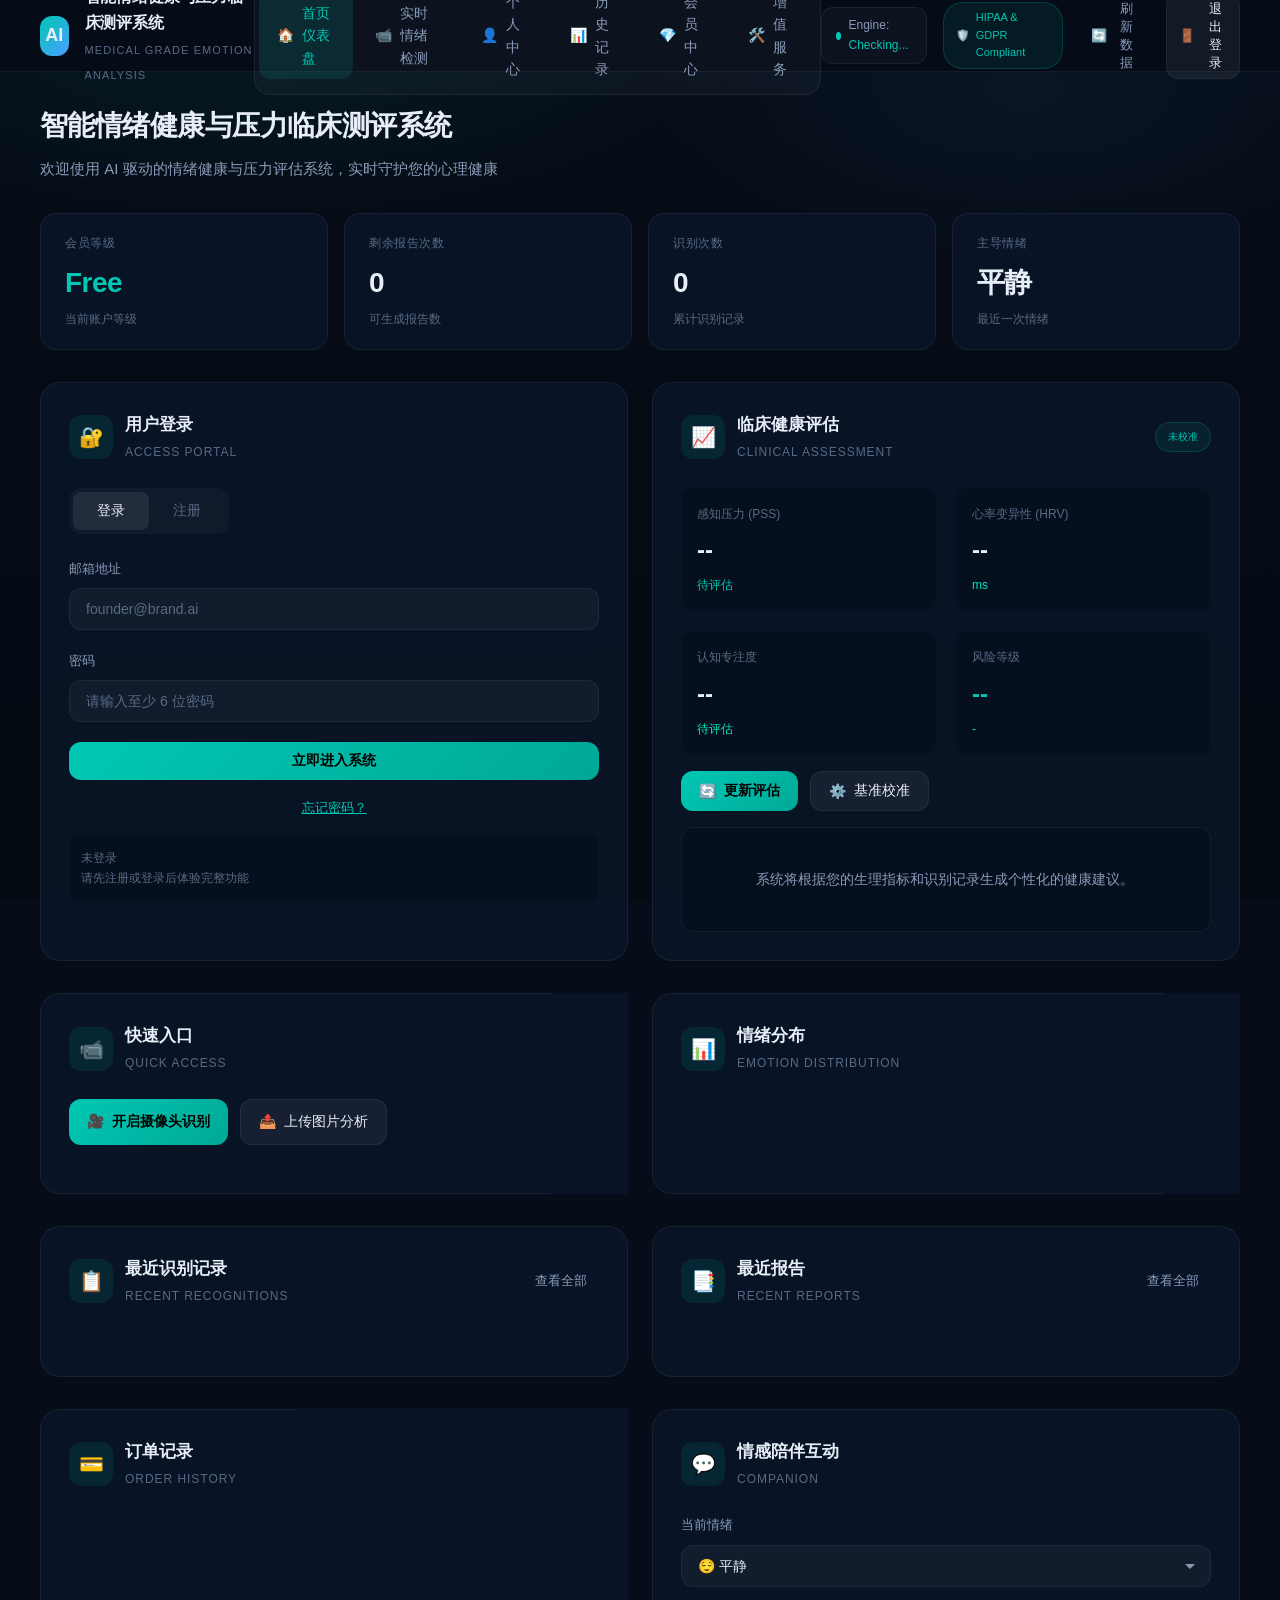
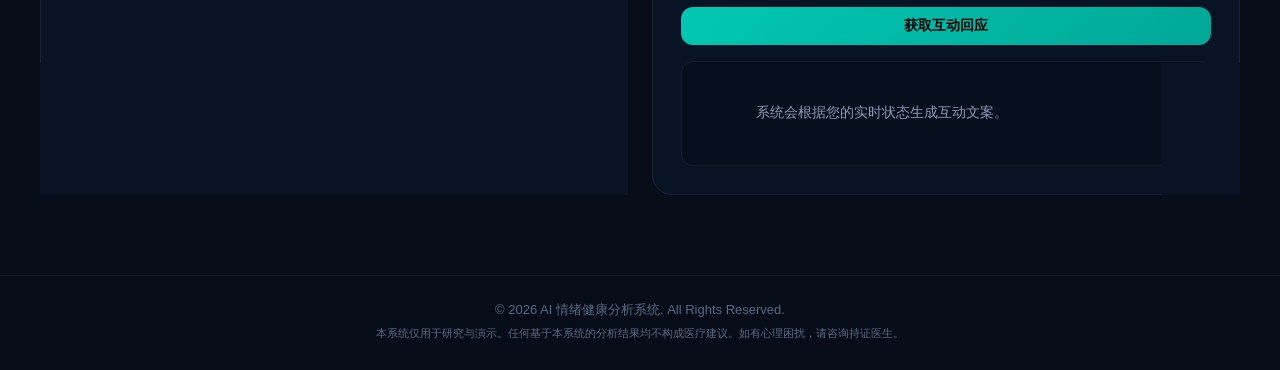
<file: frontend/index.html>
<!DOCTYPE html>
<html lang="zh-CN">
<head>
  <meta charset="UTF-8">
  <meta name="viewport" content="width=device-width, initial-scale=1.0">
  <title>智能情绪健康与压力临床测评系统 - 智能心理健康评估平台</title>
  <link rel="stylesheet" href="styles.css">
</head>
<body>
  <div class="bg-gradient"></div>

  <div class="main-wrapper">
    <header class="topbar">
      <div class="topbar-brand">
        <div class="brand-logo">AI</div>
        <div class="brand-text">
          <h1>智能情绪健康与压力临床测评系统</h1>
          <span>Medical Grade Emotion Analysis</span>
        </div>
      </div>

      <nav class="main-nav">
        <a href="#" class="nav-item active" onclick="navigateTo('dashboard'); return false;">
          <span>🏠</span> 首页仪表盘
        </a>
        <a href="pages/detection.html" class="nav-item">
          <span>📹</span> 实时情绪检测
        </a>
        <a href="pages/profile.html" class="nav-item">
          <span>👤</span> 个人中心
        </a>
        <a href="pages/history.html" class="nav-item">
          <span>📊</span> 历史记录
        </a>
        <a href="pages/membership.html" class="nav-item">
          <span>💎</span> 会员中心
        </a>
        <a href="pages/services.html" class="nav-item">
          <span>🛠️</span> 增值服务
        </a>
      </nav>

      <div class="topbar-actions">
        <div class="status-indicator">
          <span class="status-dot"></span>
          <span>Engine: <span id="engine-status" class="text-accent">Checking...</span></span>
        </div>
        <div class="compliance-badge">
          <span>🛡️</span> HIPAA & GDPR Compliant
        </div>
        <button id="refreshDashboardBtn" class="btn btn-ghost btn-sm" onclick="refreshDashboard()">
          <span>🔄</span> 刷新数据
        </button>
        <button id="logoutBtn" class="btn btn-secondary btn-sm" onclick="confirmLogout()">
          <span>🚪</span> 退出登录
        </button>
      </div>
    </header>

    <main class="page-content">
      <div class="page-header">
        <h2 class="page-title">智能情绪健康与压力临床测评系统</h2>
        <p class="page-subtitle">欢迎使用 AI 驱动的情绪健康与压力评估系统，实时守护您的心理健康</p>
      </div>

      <div class="stats-grid" id="statsGrid">
        <div class="stat-card">
          <div class="stat-label">会员等级</div>
          <div class="stat-value accent membership-tier">Free</div>
          <div class="stat-meta">当前账户等级</div>
        </div>
        <div class="stat-card">
          <div class="stat-label">剩余报告次数</div>
          <div class="stat-value report-credits">0</div>
          <div class="stat-meta">可生成报告数</div>
        </div>
        <div class="stat-card">
          <div class="stat-label">识别次数</div>
          <div class="stat-value" id="recognitionCount">0</div>
          <div class="stat-meta">累计识别记录</div>
        </div>
        <div class="stat-card">
          <div class="stat-label">主导情绪</div>
          <div class="stat-value" id="dominantEmotion">平静</div>
          <div class="stat-meta">最近一次情绪</div>
        </div>
      </div>

      <div class="section-grid">
        <div class="card">
          <div class="card-header">
            <div class="card-title">
              <div class="card-icon">🔐</div>
              <div>
                <h3>用户登录</h3>
                <span>Access Portal</span>
              </div>
            </div>
          </div>
          <div class="card-body">
            <div class="auth-tabs">
              <button class="auth-tab active" data-mode="login">登录</button>
              <button class="auth-tab" data-mode="register">注册</button>
            </div>
            <form id="authForm">
              <div class="form-group">
                <label class="form-label">邮箱地址</label>
                <input type="email" id="emailInput" class="form-input" placeholder="founder@brand.ai" required>
              </div>
              <div class="form-group">
                <label class="form-label">密码</label>
                <input type="password" id="passwordInput" class="form-input" placeholder="请输入至少 6 位密码" required>
              </div>
              <button type="submit" class="btn btn-primary" style="width: 100%;">
                立即进入系统
              </button>
            </form>
            <div class="text-center mt-4">
              <a href="#" class="text-accent" style="font-size: 13px;" onclick="showToast('请联系管理员重置密码', 'info'); return false;">忘记密码？</a>
            </div>
            <div class="mt-4" style="padding: 12px; background: rgba(0,0,0,0.2); border-radius: 8px; font-size: 12px; color: var(--text-muted);">
              <p class="auth-status-text">未登录</p>
              <p class="text-muted" id="authUserMeta">请先注册或登录后体验完整功能</p>
            </div>
          </div>
        </div>

        <div class="card">
          <div class="card-header">
            <div class="card-title">
              <div class="card-icon">📈</div>
              <div>
                <h3>临床健康评估</h3>
                <span>Clinical Assessment</span>
              </div>
            </div>
            <span id="calibration-badge" class="compliance-badge" style="font-size: 10px;">未校准</span>
          </div>
          <div class="card-body">
            <div class="health-metrics">
              <div class="metric-item">
                <div class="metric-label">感知压力 (PSS)</div>
                <div class="metric-value" id="stress-index">--</div>
                <div class="metric-status text-accent" id="stress-status">待评估</div>
              </div>
              <div class="metric-item">
                <div class="metric-label">心率变异性 (HRV)</div>
                <div class="metric-value" id="hrv-value">--</div>
                <div class="metric-status" id="hrv-status">ms</div>
              </div>
              <div class="metric-item">
                <div class="metric-label">认知专注度</div>
                <div class="metric-value" id="focus-score">--</div>
                <div class="metric-status" id="focus-status">待评估</div>
              </div>
              <div class="metric-item">
                <div class="metric-label">风险等级</div>
                <div class="metric-value accent" id="risk-level">--</div>
                <div class="metric-status" id="risk-status">-</div>
              </div>
            </div>
            <div class="inline-actions mt-4">
              <button class="btn btn-primary" onclick="runHealthAssessment()">
                <span>🔄</span> 更新评估
              </button>
              <button class="btn btn-secondary" onclick="openCalibrationModal()">
                <span>⚙️</span> 基准校准
              </button>
            </div>
            <div class="result-panel" id="health-advice" style="margin-top: 16px;">
              系统将根据您的生理指标和识别记录生成个性化的健康建议。
            </div>
          </div>
        </div>
      </div>

      <div class="section-grid">
        <div class="card">
          <div class="card-header">
            <div class="card-title">
              <div class="card-icon">📹</div>
              <div>
                <h3>快速入口</h3>
                <span>Quick Access</span>
              </div>
            </div>
          </div>
          <div class="card-body">
            <div class="inline-actions" style="justify-content: flex-start;">
              <a href="pages/detection.html" class="btn btn-primary">
                <span>🎥</span> 开启摄像头识别
              </a>
              <a href="pages/detection.html#upload" class="btn btn-secondary">
                <span>📤</span> 上传图片分析
              </a>
            </div>
            <div id="emotionBars" class="emotion-bars" style="margin-top: 20px;"></div>
          </div>
        </div>

        <div class="card">
          <div class="card-header">
            <div class="card-title">
              <div class="card-icon">📊</div>
              <div>
                <h3>情绪分布</h3>
                <span>Emotion Distribution</span>
              </div>
            </div>
          </div>
          <div class="card-body">
            <div id="emotionDistributionBars" class="emotion-bars"></div>
          </div>
        </div>
      </div>

      <div class="section-grid">
        <div class="card">
          <div class="card-header">
            <div class="card-title">
              <div class="card-icon">📋</div>
              <div>
                <h3>最近识别记录</h3>
                <span>Recent Recognitions</span>
              </div>
            </div>
            <a href="pages/history.html" class="btn btn-ghost btn-sm">查看全部</a>
          </div>
          <div class="card-body">
            <div id="recentRecognitions" class="history-list"></div>
          </div>
        </div>

        <div class="card">
          <div class="card-header">
            <div class="card-title">
              <div class="card-icon">📑</div>
              <div>
                <h3>最近报告</h3>
                <span>Recent Reports</span>
              </div>
            </div>
            <a href="pages/history.html" class="btn btn-ghost btn-sm">查看全部</a>
          </div>
          <div class="card-body">
            <div id="recentReports" class="history-list"></div>
            <div id="reportWave" class="wave-chart" style="margin-top: 16px;"></div>
          </div>
        </div>
      </div>

      <div class="section-grid">
        <div class="card">
          <div class="card-header">
            <div class="card-title">
              <div class="card-icon">💳</div>
              <div>
                <h3>订单记录</h3>
                <span>Order History</span>
              </div>
            </div>
          </div>
          <div class="card-body">
            <div id="orderHistory" class="history-list"></div>
          </div>
        </div>

        <div class="card">
          <div class="card-header">
            <div class="card-title">
              <div class="card-icon">💬</div>
              <div>
                <h3>情感陪伴互动</h3>
                <span>Companion</span>
              </div>
            </div>
          </div>
          <div class="card-body">
            <div class="form-group">
              <label class="form-label">当前情绪</label>
              <select id="emotionSelect" class="form-select">
                <option value="开心">😊 开心</option>
                <option value="悲伤">😔 悲伤</option>
                <option value="愤怒">😠 愤怒</option>
                <option value="惊讶">😲 惊讶</option>
                <option value="恐惧">😨 恐惧</option>
                <option value="厌恶">😒 厌恶</option>
                <option value="平静" selected>😌 平静</option>
              </select>
            </div>
            <button id="companionBtn" class="btn btn-primary" style="width: 100%;">
              获取互动回应
            </button>
            <div id="companionPanel" class="result-panel">
              系统会根据您的实时状态生成互动文案。
            </div>
          </div>
        </div>
      </div>
    </main>

    <footer>
      <p>© 2026 AI 情绪健康分析系统. All Rights Reserved.</p>
      <p style="font-size: 11px; color: var(--text-muted); margin-top: 4px;">
        本系统仅用于研究与演示。任何基于本系统的分析结果均不构成医疗建议。如有心理困扰，请咨询持证医生。
      </p>
    </footer>
  </div>

  <div id="calibration-modal" class="modal-overlay">
    <div class="modal-content">
      <div class="modal-header">
        <h3 class="modal-title">系统基准校准</h3>
        <button class="modal-close" onclick="closeCalibrationModal()">×</button>
      </div>
      <div class="card-body">
        <p class="text-muted" style="margin-bottom: 20px;">
          请保持面部放松和表情平静，系统将采集您的情绪基准数据。校准过程持续 5 秒。
        </p>
        <div style="background: rgba(0,0,0,0.3); border-radius: 12px; padding: 24px; margin-bottom: 20px;">
          <div style="font-size: 2rem; text-align: center; margin-bottom: 12px;">
            倒计时: <span id="calibration-timer" style="font-weight: bold; color: var(--accent-primary);">5</span> 秒
          </div>
          <div style="background: rgba(255,255,255,0.1); height: 8px; border-radius: 4px;">
            <div id="calibration-bar" style="width: 0%; height: 100%; background: linear-gradient(90deg, var(--accent-primary), var(--accent-secondary)); border-radius: 4px; transition: width 0.1s linear;"></div>
          </div>
          <p id="calibration-status" class="text-center text-muted" style="margin-top: 16px;">准备就绪</p>
        </div>
        <div class="inline-actions" style="justify-content: center;">
          <button id="start-calibration-btn" class="btn btn-primary" onclick="startCalibration()">
            开始校准
          </button>
        </div>
      </div>
    </div>
  </div>

  <div id="paymentModal" class="modal-overlay">
    <div class="modal-content">
      <div class="modal-header">
        <h3 class="modal-title">购买会员套餐</h3>
        <button class="modal-close" onclick="closePaymentModal()">×</button>
      </div>
      <div class="card-body">
        <div style="text-align: center; margin-bottom: 24px;">
          <p style="margin-bottom: 8px;">套餐名称: <strong id="payPlanName">-</strong></p>
          <p style="font-size: 24px; font-weight: bold; color: var(--accent-primary);">
            ¥<span id="payPlanAmount">-</span>
          </p>
        </div>
        <div class="inline-actions" style="flex-direction: column; gap: 12px;">
          <button id="simulatePayBtn" class="btn btn-primary" style="width: 100%;">
            模拟支付完成 (演示)
          </button>
          <button class="btn btn-ghost" onclick="closePaymentModal()">取消</button>
        </div>
        <p class="text-center text-muted" style="font-size: 11px; margin-top: 16px;">
          * 演示系统，实际支付功能请联系管理员
        </p>
      </div>
    </div>
  </div>

  <script src="common.js"></script>
  <script>
    document.addEventListener("DOMContentLoaded", async function() {
      setupAuthTabs();
      setupAuthForm();
      setupLogoutButton();
      setupCompanionButton();
      setupPaymentModal();
      await bootstrap();
    });

    function setupAuthTabs() {
      document.querySelectorAll(".auth-tab").forEach(tab => {
        tab.addEventListener("click", function() {
          AppState.authMode = this.dataset.mode;
          document.querySelectorAll(".auth-tab").forEach(t => t.classList.remove("active"));
          this.classList.add("active");
        });
      });
    }

    function setupAuthForm() {
      const authForm = document.getElementById("authForm");
      authForm.addEventListener("submit", async function(e) {
        e.preventDefault();
        const email = document.getElementById("emailInput").value.trim();
        const password = document.getElementById("passwordInput").value.trim();

        const btn = this.querySelector('button[type="submit"]');
        showLoading(btn, "处理中...");

        try {
          const endpoint = AppState.authMode === "register" ? "/api/auth/register" : "/api/auth/login";
          const result = await request(endpoint, {
            method: "POST",
            body: JSON.stringify({ email, password })
          });

          persistToken(result.tokens?.access_token || result.token);
          await refreshAuthenticatedData();
          showToast(`${AppState.authMode === "register" ? "注册" : "登录"}成功！`, "success");
          await loadDashboardData();
        } catch (error) {
          showToast(error.message, "error");
        } finally {
          hideLoading(btn);
        }
      });
    }

    function setupLogoutButton() {
      const logoutBtn = document.getElementById("logoutBtn");
      if (logoutBtn) {
        logoutBtn.addEventListener("click", confirmLogout);
      }
    }

    function confirmLogout() {
      if (confirm("确定要退出登录吗？")) {
        logout();
      }
    }

    function setupCompanionButton() {
      const companionBtn = document.getElementById("companionBtn");
      if (companionBtn) {
        companionBtn.addEventListener("click", async function() {
          if (!AppState.token) {
            showToast("请先登录", "warning");
            return;
          }

          showLoading(this, "思考中...");
          try {
            const emotion = document.getElementById("emotionSelect").value;
            const result = await request("/api/companion/respond", {
              method: "POST",
              body: JSON.stringify({ emotion })
            });
            document.getElementById("companionPanel").textContent = result.message;
            showToast("助手已回复", "success");
          } catch (error) {
            showToast(error.message, "error");
          } finally {
            hideLoading(this);
          }
        });
      }
    }

    function setupPaymentModal() {
      const simulatePayBtn = document.getElementById("simulatePayBtn");
      if (simulatePayBtn) {
        simulatePayBtn.addEventListener("click", async function() {
          if (!AppState.pendingPlan) return;

          showLoading(this, "支付中...");
          try {
            const result = await request("/api/membership/purchase", {
              method: "POST",
              body: JSON.stringify({ plan_name: AppState.pendingPlan })
            });
            showToast(result.message || "支付成功！", "success");
            closePaymentModal();
            AppState.pendingPlan = null;
            await loadDashboardData();
          } catch (error) {
            showToast(error.message, "error");
          } finally {
            hideLoading(this);
          }
        });
      }
    }

    function closePaymentModal() {
      document.getElementById("paymentModal").classList.remove("active");
    }

    async function bootstrap() {
      try {
        await loadUserOverview();
        if (AppState.token) {
          await loadDashboardData();
        }
      } catch (error) {
        console.error("Bootstrap error:", error);
      }
    }

    async function loadDashboardData() {
      if (!AppState.token) {
        document.getElementById("emotionBars").innerHTML = '<div class="empty-state"><p class="text-muted">登录后查看情绪分布</p></div>';
        document.getElementById("recentRecognitions").innerHTML = '<div class="empty-state"><p class="text-muted">登录后查看识别记录</p></div>';
        document.getElementById("recentReports").innerHTML = '<div class="empty-state"><p class="text-muted">登录后查看报告</p></div>';
        document.getElementById("orderHistory").innerHTML = '<div class="empty-state"><p class="text-muted">登录后查看订单</p></div>';
        return;
      }

      try {
        const dashboard = await request("/api/dashboard/overview", { method: "GET" });
        AppState.dashboard = dashboard;

        if (AppState.currentUser) {
          document.querySelectorAll(".membership-tier").forEach(el => {
            el.textContent = AppState.currentUser.membership_tier || "Free";
          });
          document.querySelectorAll(".report-credits").forEach(el => {
            el.textContent = AppState.currentUser.report_credits || 0;
          });
          document.getElementById("recognitionCount").textContent = AppState.currentUser.recognition_count || 0;
          document.getElementById("dominantEmotion").textContent = AppState.currentUser.dominant_emotion || "平静";

          renderEmotionBars(document.getElementById("emotionBars"), AppState.currentUser.emotion_distribution || {});
          renderEmotionBars(document.getElementById("emotionDistributionBars"), AppState.currentUser.emotion_distribution || {});
        }

        renderHistoryList(document.getElementById("recentRecognitions"), dashboard.recent_recognitions || []);
        renderHistoryList(document.getElementById("recentReports"), dashboard.recent_reports || []);
        renderHistoryList(document.getElementById("orderHistory"), dashboard.recent_orders || []);

        if (dashboard.recent_reports && dashboard.recent_reports.length > 0 && dashboard.recent_reports[0].details) {
          renderWaveChart(document.getElementById("reportWave"), dashboard.recent_reports[0].details.wave || []);
        }

        runHealthAssessment();
      } catch (error) {
        console.error("Failed to load dashboard data:", error);
      }
    }

    async function refreshDashboard() {
      const btn = document.getElementById("refreshDashboardBtn");
      showLoading(btn, "刷新中...");
      try {
        await loadDashboardData();
        showToast("数据已刷新", "success");
      } catch (error) {
        showToast(error.message, "error");
      } finally {
        hideLoading(btn);
      }
    }

    async function runHealthAssessment() {
      if (!AppState.token) return;

      try {
        const data = await request("/api/health/assessment", { method: "POST" });
        AppState.lastAssessment = data;

        document.getElementById("stress-index").textContent = data.stress_index + "%";
        document.getElementById("hrv-value").textContent = data.hrv_value;
        document.getElementById("focus-score").textContent = data.focus_score + "%";
        document.getElementById("risk-level").textContent = data.anxiety_risk;
        document.getElementById("hrv-status").textContent = data.hrv_status;
        document.getElementById("health-advice").textContent = data.health_advice;

        const calBadge = document.getElementById("calibration-badge");
        if (calBadge) {
          calBadge.textContent = data.is_calibrated ? "已校准" : "未校准";
        }

        const stressEl = document.getElementById("stress-index");
        if (data.stress_index > 70) {
          stressEl.style.color = "#ff6b7a";
        } else if (data.stress_index > 40) {
          stressEl.style.color = "#ffb84d";
        } else {
          stressEl.style.color = "#00c8b4";
        }

        showToast("健康评估已更新", "success");
      } catch (error) {
        console.error("Assessment error:", error);
      }
    }

    function openCalibrationModal() {
      document.getElementById("calibration-modal").classList.add("active");
      document.getElementById("calibration-timer").textContent = "5";
      document.getElementById("calibration-bar").style.width = "0%";
      document.getElementById("calibration-status").textContent = "准备就绪";
      document.getElementById("start-calibration-btn").disabled = false;
    }

    function closeCalibrationModal() {
      document.getElementById("calibration-modal").classList.remove("active");
    }

    async function startCalibration() {
      const btn = document.getElementById("start-calibration-btn");
      const timerEl = document.getElementById("calibration-timer");
      const barEl = document.getElementById("calibration-bar");
      const statusEl = document.getElementById("calibration-status");

      btn.disabled = true;
      statusEl.textContent = "校准中，请保持面部平静...";

      let timeLeft = 5;
      const interval = setInterval(() => {
        timeLeft -= 0.1;
        if (timeLeft <= 0) {
          clearInterval(interval);
          timerEl.textContent = "0";
          barEl.style.width = "100%";
          finishCalibration();
        } else {
          timerEl.textContent = Math.ceil(timeLeft);
          barEl.style.width = `${((5 - timeLeft) / 5) * 100}%`;
        }
      }, 100);
    }

    async function finishCalibration() {
      const statusEl = document.getElementById("calibration-status");
      statusEl.textContent = "正在同步基准数据...";

      try {
        const mockBaseline = {
          base_hrv: 55 + Math.random() * 10,
          base_blink_rate: 12 + Math.random() * 4,
          timestamp: new Date().toISOString()
        };

        await request("/api/health/calibrate", {
          method: "POST",
          body: JSON.stringify(mockBaseline)
        });

        statusEl.textContent = "校准成功！评估严谨度已提升。";
        setTimeout(() => {
          closeCalibrationModal();
          showToast("系统基准校准完成", "success");
          runHealthAssessment();
        }, 1500);
      } catch (err) {
        statusEl.textContent = "同步失败，请重试。";
        document.getElementById("start-calibration-btn").disabled = false;
      }
    }

    window.refreshDashboard = refreshDashboard;
    window.runHealthAssessment = runHealthAssessment;
    window.openCalibrationModal = openCalibrationModal;
    window.closeCalibrationModal = closeCalibrationModal;
    window.startCalibration = startCalibration;
    window.confirmLogout = confirmLogout;
  </script>
</body>
</html>
</file>
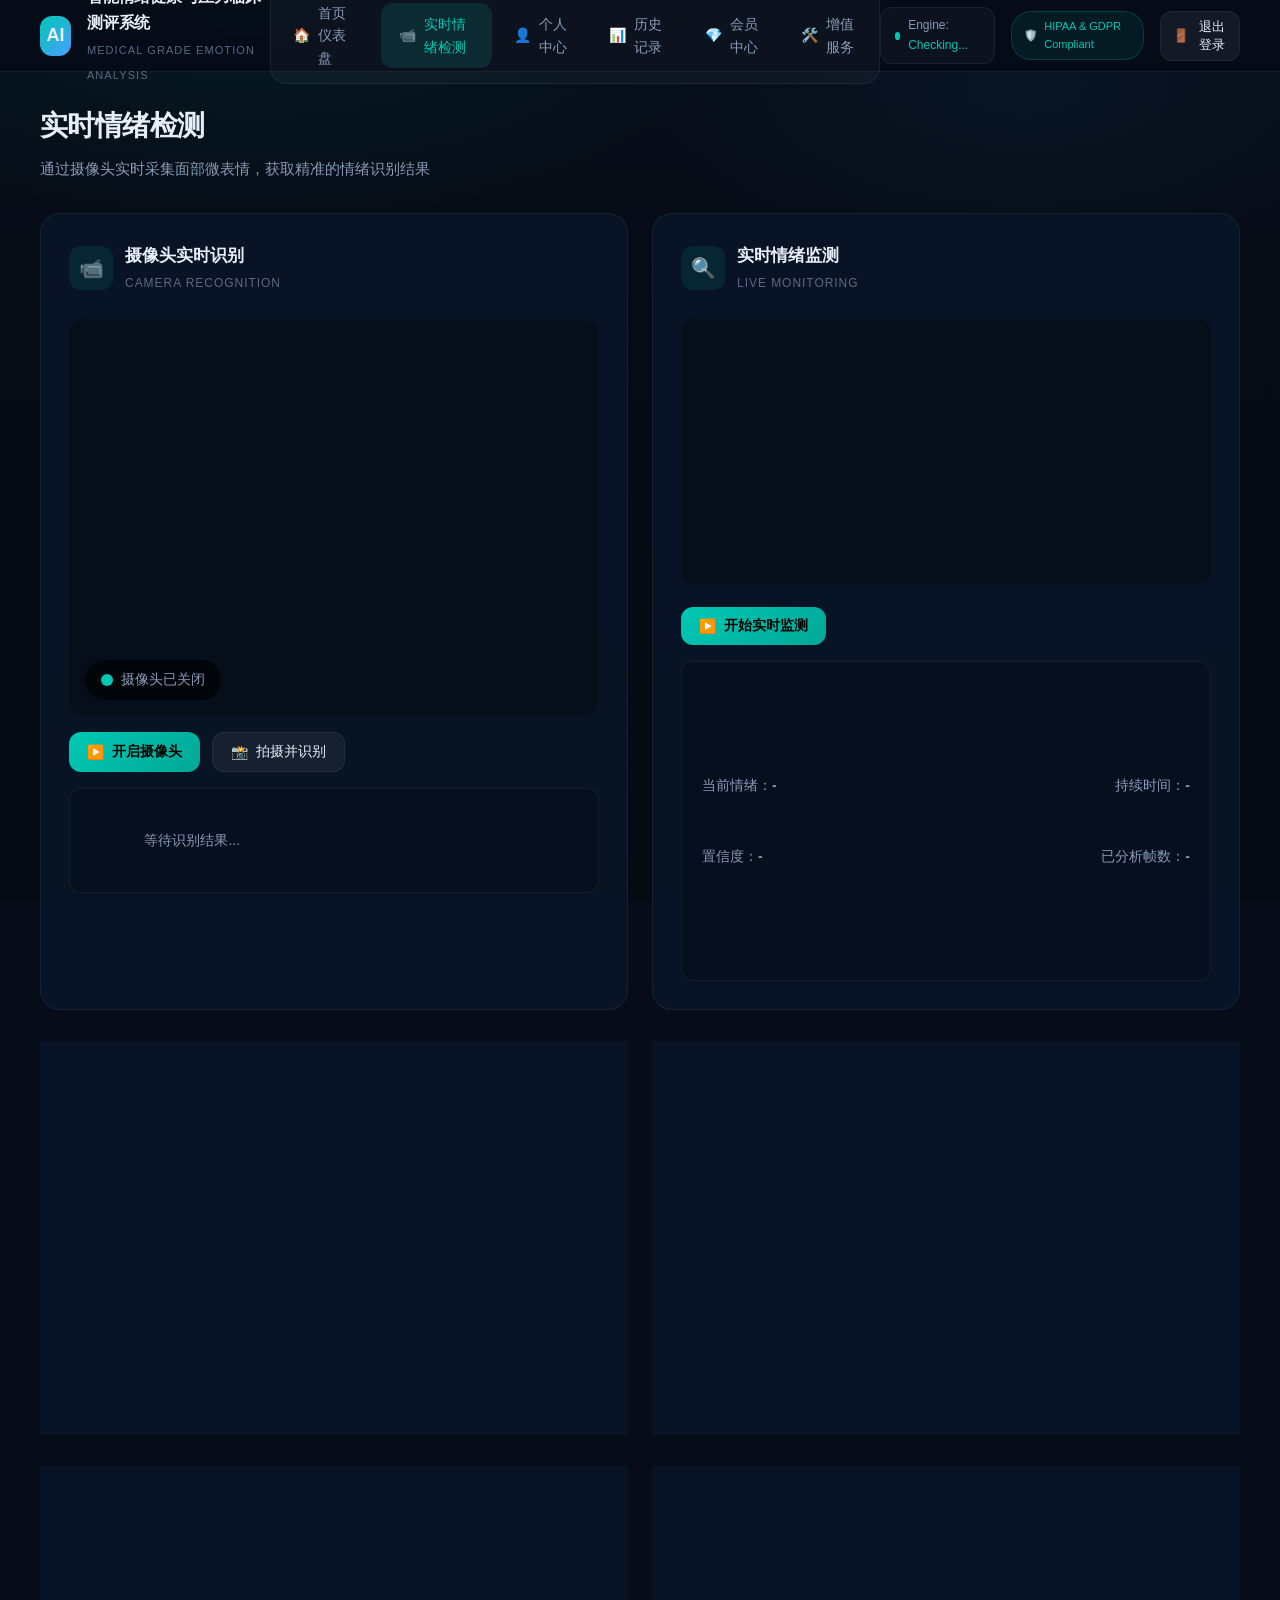
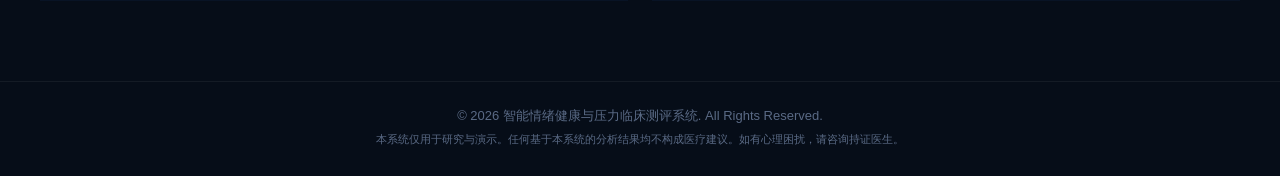
<file: frontend/pages/detection.html>
<!DOCTYPE html>
<html lang="zh-CN">
<head>
  <meta charset="UTF-8">
  <meta name="viewport" content="width=device-width, initial-scale=1.0">
  <title>实时情绪检测 - 智能情绪健康与压力临床测评系统</title>
  <link rel="stylesheet" href="../styles.css">
</head>
<body>
  <div class="bg-gradient"></div>

  <div class="main-wrapper">
    <header class="topbar">
      <div class="topbar-brand">
        <div class="brand-logo">AI</div>
        <div class="brand-text">
          <h1>智能情绪健康与压力临床测评系统</h1>
          <span>Medical Grade Emotion Analysis</span>
        </div>
      </div>

      <nav class="main-nav">
        <a href="../index.html" class="nav-item">
          <span>🏠</span> 首页仪表盘
        </a>
        <a href="#" class="nav-item active">
          <span>📹</span> 实时情绪检测
        </a>
        <a href="profile.html" class="nav-item">
          <span>👤</span> 个人中心
        </a>
        <a href="history.html" class="nav-item">
          <span>📊</span> 历史记录
        </a>
        <a href="membership.html" class="nav-item">
          <span>💎</span> 会员中心
        </a>
        <a href="services.html" class="nav-item">
          <span>🛠️</span> 增值服务
        </a>
      </nav>

      <div class="topbar-actions">
        <div class="status-indicator">
          <span class="status-dot"></span>
          <span>Engine: <span id="engine-status" class="text-accent">Checking...</span></span>
        </div>
        <div class="compliance-badge">
          <span>🛡️</span> HIPAA & GDPR Compliant
        </div>
        <button id="logoutBtn" class="btn btn-secondary btn-sm" onclick="confirmLogout()">
          <span>🚪</span> 退出登录
        </button>
      </div>
    </header>

    <main class="page-content">
      <div class="page-header">
        <h2 class="page-title">实时情绪检测</h2>
        <p class="page-subtitle">通过摄像头实时采集面部微表情，获取精准的情绪识别结果</p>
      </div>

      <div class="section-grid">
        <div class="card">
          <div class="card-header">
            <div class="card-title">
              <div class="card-icon">📹</div>
              <div>
                <h3>摄像头实时识别</h3>
                <span>Camera Recognition</span>
              </div>
            </div>
          </div>
          <div class="card-body">
            <div class="video-container" id="videoContainer">
              <video id="camera" autoplay playsinline muted></video>
              <canvas id="captureCanvas" hidden></canvas>
              <div class="video-overlay">
                <div class="recognition-badge">
                  <span class="emotion-indicator" id="statusIndicator"></span>
                  <span id="cameraStatus">摄像头已关闭</span>
                </div>
              </div>
            </div>
            <div class="inline-actions">
              <button id="startCameraBtn" class="btn btn-primary">
                <span>▶️</span> 开启摄像头
              </button>
              <button id="captureBtn" class="btn btn-secondary">
                <span>📸</span> 拍摄并识别
              </button>
            </div>
            <div id="recognitionResult" class="result-panel" style="margin-top: 16px;">
              等待识别结果...
            </div>
          </div>
        </div>

        <div class="card">
          <div class="card-header">
            <div class="card-title">
              <div class="card-icon">🔍</div>
              <div>
                <h3>实时情绪监测</h3>
                <span>Live Monitoring</span>
              </div>
            </div>
          </div>
          <div class="card-body">
            <video id="liveVideo" autoplay playsinline muted style="width: 100%; border-radius: 12px; background: rgba(0,0,0,0.3); margin-bottom: 16px;"></video>
            <div class="inline-actions">
              <button id="startLiveBtn" class="btn btn-primary">
                <span>▶️</span> 开始实时监测
              </button>
              <button id="stopLiveBtn" class="btn btn-secondary hidden">
                <span>⏹️</span> 停止监测
              </button>
            </div>
            <div id="liveEmotionDisplay" class="result-panel" style="margin-top: 16px;">
              <div style="display: flex; justify-content: space-between;">
                <div>
                  <p>当前情绪：<strong id="currentEmotion">-</strong></p>
                  <p>置信度：<strong id="liveConfidence">-</strong></p>
                </div>
                <div style="text-align: right;">
                  <p>持续时间：<strong id="sessionDuration">-</strong></p>
                  <p>已分析帧数：<strong id="frameCount">-</strong></p>
                </div>
              </div>
            </div>
          </div>
        </div>
      </div>

      <div class="section-grid" id="upload">
        <div class="card">
          <div class="card-header">
            <div class="card-title">
              <div class="card-icon">📤</div>
              <div>
                <h3>图片上传分析</h3>
                <span>Image Upload Analysis</span>
              </div>
            </div>
          </div>
          <div class="card-body">
            <div class="form-group">
              <label class="form-label">上传图片或视频</label>
              <input type="file" id="uploadInput" class="form-input" accept="image/*,video/*">
            </div>
            <button id="analyzeUploadBtn" class="btn btn-primary" style="width: 100%;">
              <span>🔍</span> 分析上传内容
            </button>
            <div id="uploadResult" class="result-panel" style="margin-top: 16px;">
              上传图片或视频后，系统将自动进行分析并返回结果。
            </div>
          </div>
        </div>

        <div class="card">
          <div class="card-header">
            <div class="card-title">
              <div class="card-icon">📊</div>
              <div>
                <h3>识别结果详情</h3>
                <span>Recognition Details</span>
              </div>
            </div>
          </div>
          <div class="card-body">
            <div id="emotionBars" class="emotion-bars"></div>
          </div>
        </div>
      </div>

      <div class="section-grid">
        <div class="card">
          <div class="card-header">
            <div class="card-title">
              <div class="card-icon">📋</div>
              <div>
                <h3>最近识别记录</h3>
                <span>Recent Recognitions</span>
              </div>
            </div>
            <a href="history.html" class="btn btn-ghost btn-sm">查看全部</a>
          </div>
          <div class="card-body">
            <div id="recentRecognitions" class="history-list"></div>
          </div>
        </div>

        <div class="card">
          <div class="card-header">
            <div class="card-title">
              <div class="card-icon">📑</div>
              <div>
                <h3>情绪波动趋势</h3>
                <span>Emotion Trends</span>
              </div>
            </div>
          </div>
          <div class="card-body">
            <div id="reportWave" class="wave-chart"></div>
          </div>
        </div>
      </div>
    </main>

    <footer>
      <p>© 2026 智能情绪健康与压力临床测评系统. All Rights Reserved.</p>
      <p style="font-size: 11px; color: var(--text-muted); margin-top: 4px;">
        本系统仅用于研究与演示。任何基于本系统的分析结果均不构成医疗建议。如有心理困扰，请咨询持证医生。
      </p>
    </footer>
  </div>

  <script src="../common.js"></script>
  <script>
    document.addEventListener("DOMContentLoaded", async function() {
      await bootstrap();
      setupCameraControls();
      setupLiveMonitoring();
      setupUploadAnalysis();
    });

    async function bootstrap() {
      try {
        await loadUserOverview();
        if (AppState.token) {
          await loadRecentData();
        }
      } catch (error) {
        console.error("Bootstrap error:", error);
      }
    }

    async function loadRecentData() {
      try {
        const dashboard = await request("/api/dashboard/overview", { method: "GET" });
        AppState.dashboard = dashboard;

        if (AppState.currentUser) {
          renderEmotionBars(document.getElementById("emotionBars"), AppState.currentUser.emotion_distribution || {});
        }

        renderHistoryList(document.getElementById("recentRecognitions"), dashboard.recent_recognitions || []);

        if (dashboard.recent_reports && dashboard.recent_reports.length > 0 && dashboard.recent_reports[0].details) {
          renderWaveChart(document.getElementById("reportWave"), dashboard.recent_reports[0].details.wave || []);
        }
      } catch (error) {
        console.error("Failed to load recent data:", error);
      }
    }

    function setupCameraControls() {
      const startCameraBtn = document.getElementById("startCameraBtn");
      const captureBtn = document.getElementById("captureBtn");

      startCameraBtn.addEventListener("click", async function() {
        if (!AppState.token) {
          showToast("请先登录", "warning");
          return;
        }

        showLoading(this, "开启中...");
        try {
          await startCamera(document.getElementById("camera"));
          document.getElementById("cameraStatus").textContent = "摄像头已开启";
          document.getElementById("statusIndicator").className = "emotion-indicator success";
          showToast("摄像头已成功开启", "success");
        } catch (error) {
          showToast(error.message, "error");
        } finally {
          hideLoading(this);
        }
      });

      captureBtn.addEventListener("click", async function() {
        if (!AppState.token) {
          showToast("请先登录", "warning");
          return;
        }

        if (!AppState.stream) {
          showToast("请先开启摄像头", "warning");
          return;
        }

        showLoading(this, "识别中...");
        try {
          const frame = await captureFrame(document.getElementById("camera"), document.getElementById("captureCanvas"));
          const result = await request("/api/recognition/realtime", {
            method: "POST",
            body: JSON.stringify({ image_data_url: frame, source_type: "camera" })
          });

          const record = result.record;
          document.getElementById("recognitionResult").innerHTML = `
            <div style="text-align: center;">
              <div style="font-size: 48px; margin-bottom: 12px;">${getEmotionEmoji(record.label)}</div>
              <div style="font-size: 24px; font-weight: bold; color: var(--accent-primary);">${record.label}</div>
              <div style="margin-top: 12px; color: var(--text-secondary);">
                <p>置信度：<strong>${record.confidence}</strong></p>
                <p>情绪强度：<strong>${record.intensity}</strong></p>
                <p>持续时长：<strong>${record.duration_ms} ms</strong></p>
                <p style="font-size: 12px; color: var(--text-muted);">辅助标签：${record.secondary_label || "-"}</p>
              </div>
            </div>
          `;

          document.getElementById("statusIndicator").className = "emotion-indicator success";
          showToast("识别完成", "success");
          await loadRecentData();
        } catch (error) {
          showToast(error.message, "error");
        } finally {
          hideLoading(this);
        }
      });
    }

    function getEmotionEmoji(emotion) {
      const emojis = {
        "开心": "😊", "悲伤": "😔", "愤怒": "😠", "惊讶": "😲",
        "恐惧": "😨", "厌恶": "😒", "平静": "😌", "中性": "😐"
      };
      return emojis[emotion] || "😐";
    }

    let liveSessionId = null;
    let liveInterval = null;

    function setupLiveMonitoring() {
      const startLiveBtn = document.getElementById("startLiveBtn");
      const stopLiveBtn = document.getElementById("stopLiveBtn");

      startLiveBtn.addEventListener("click", async function() {
        if (!AppState.token) {
          showToast("请先登录", "warning");
          return;
        }

        try {
          const result = await request("/api/video/create-session", { method: "POST" });
          liveSessionId = result.session_id;

          if (!AppState.stream) {
            await startCamera(document.getElementById("liveVideo"));
          } else {
            document.getElementById("liveVideo").srcObject = AppState.stream;
          }

          startLiveBtn.style.display = "none";
          stopLiveBtn.classList.remove("hidden");
          startLiveAnalysis();

          showToast("实时监测已开始", "success");
        } catch (error) {
          showToast(error.message, "error");
        }
      });

      stopLiveBtn.addEventListener("click", async function() {
        try {
          if (liveSessionId) {
            await request(`/api/video/session-summary/${liveSessionId}`, { method: "GET" });
          }
        } catch (error) {
          console.error("Session summary error:", error);
        }

        clearInterval(liveInterval);
        liveInterval = null;
        liveSessionId = null;

        document.getElementById("startLiveBtn").style.display = "inline-flex";
        stopLiveBtn.classList.add("hidden");
        document.getElementById("currentEmotion").textContent = "-";
        document.getElementById("liveConfidence").textContent = "-";
        document.getElementById("sessionDuration").textContent = "-";
        document.getElementById("frameCount").textContent = "-";

        showToast("实时监测已停止", "info");
      });
    }

    function startLiveAnalysis() {
      let frameCount = 0;
      let startTime = Date.now();

      liveInterval = setInterval(async function() {
        if (!liveSessionId) return;

        try {
          const video = document.getElementById("liveVideo");
          const canvas = document.createElement("canvas");
          canvas.width = video.videoWidth || 640;
          canvas.height = video.videoHeight || 480;
          canvas.getContext("2d").drawImage(video, 0, 0);
          const frameBase64 = canvas.toDataURL("image/jpeg", 0.8);

          const result = await request("/api/video/process-frame", {
            method: "POST",
            body: JSON.stringify({
              session_id: liveSessionId,
              frame_base64: frameBase64,
              timestamp: Date.now()
            })
          });

          document.getElementById("currentEmotion").textContent = result.emotion || "-";
          document.getElementById("liveConfidence").textContent = result.confidence || "-";
          document.getElementById("frameCount").textContent = ++frameCount;

          const duration = Math.floor((Date.now() - startTime) / 1000);
          const mins = Math.floor(duration / 60);
          const secs = duration % 60;
          document.getElementById("sessionDuration").textContent = `${mins}:${secs.toString().padStart(2, "0")}`;
        } catch (error) {
          console.error("Live analysis error:", error);
        }
      }, 500);
    }

    function setupUploadAnalysis() {
      const analyzeUploadBtn = document.getElementById("analyzeUploadBtn");

      analyzeUploadBtn.addEventListener("click", async function() {
        if (!AppState.token) {
          showToast("请先登录", "warning");
          return;
        }

        const file = document.getElementById("uploadInput").files?.[0];
        if (!file) {
          showToast("请先选择图片或视频", "warning");
          return;
        }

        showLoading(this, "分析中...");
        try {
          if (file.type.startsWith("image/")) {
            const imageDataUrl = await readFileAsDataUrl(file);
            const result = await request("/api/recognition/realtime", {
              method: "POST",
              body: JSON.stringify({ image_data_url: imageDataUrl, source_type: "upload-image" })
            });

            const record = result.record;
            document.getElementById("uploadResult").innerHTML = `
              <div style="text-align: center;">
                <div style="font-size: 36px; margin-bottom: 8px;">${getEmotionEmoji(record.label)}</div>
                <div style="font-weight: bold; color: var(--accent-primary);">${record.label}</div>
                <div style="margin-top: 8px; color: var(--text-secondary);">
                  置信度：${record.confidence} | 强度：${record.intensity}
                </div>
              </div>
            `;
          } else if (file.type.startsWith("video/")) {
            showToast("视频分析功能处理中...", "info");
          }

          showToast("分析完成", "success");
          await loadRecentData();
        } catch (error) {
          showToast(error.message, "error");
        } finally {
          hideLoading(this);
        }
      });
    }

    function confirmLogout() {
      if (confirm("确定要退出登录吗？")) {
        logout();
        window.location.href = "../index.html";
      }
    }

    window.confirmLogout = confirmLogout;
  </script>
</body>
</html>
</file>
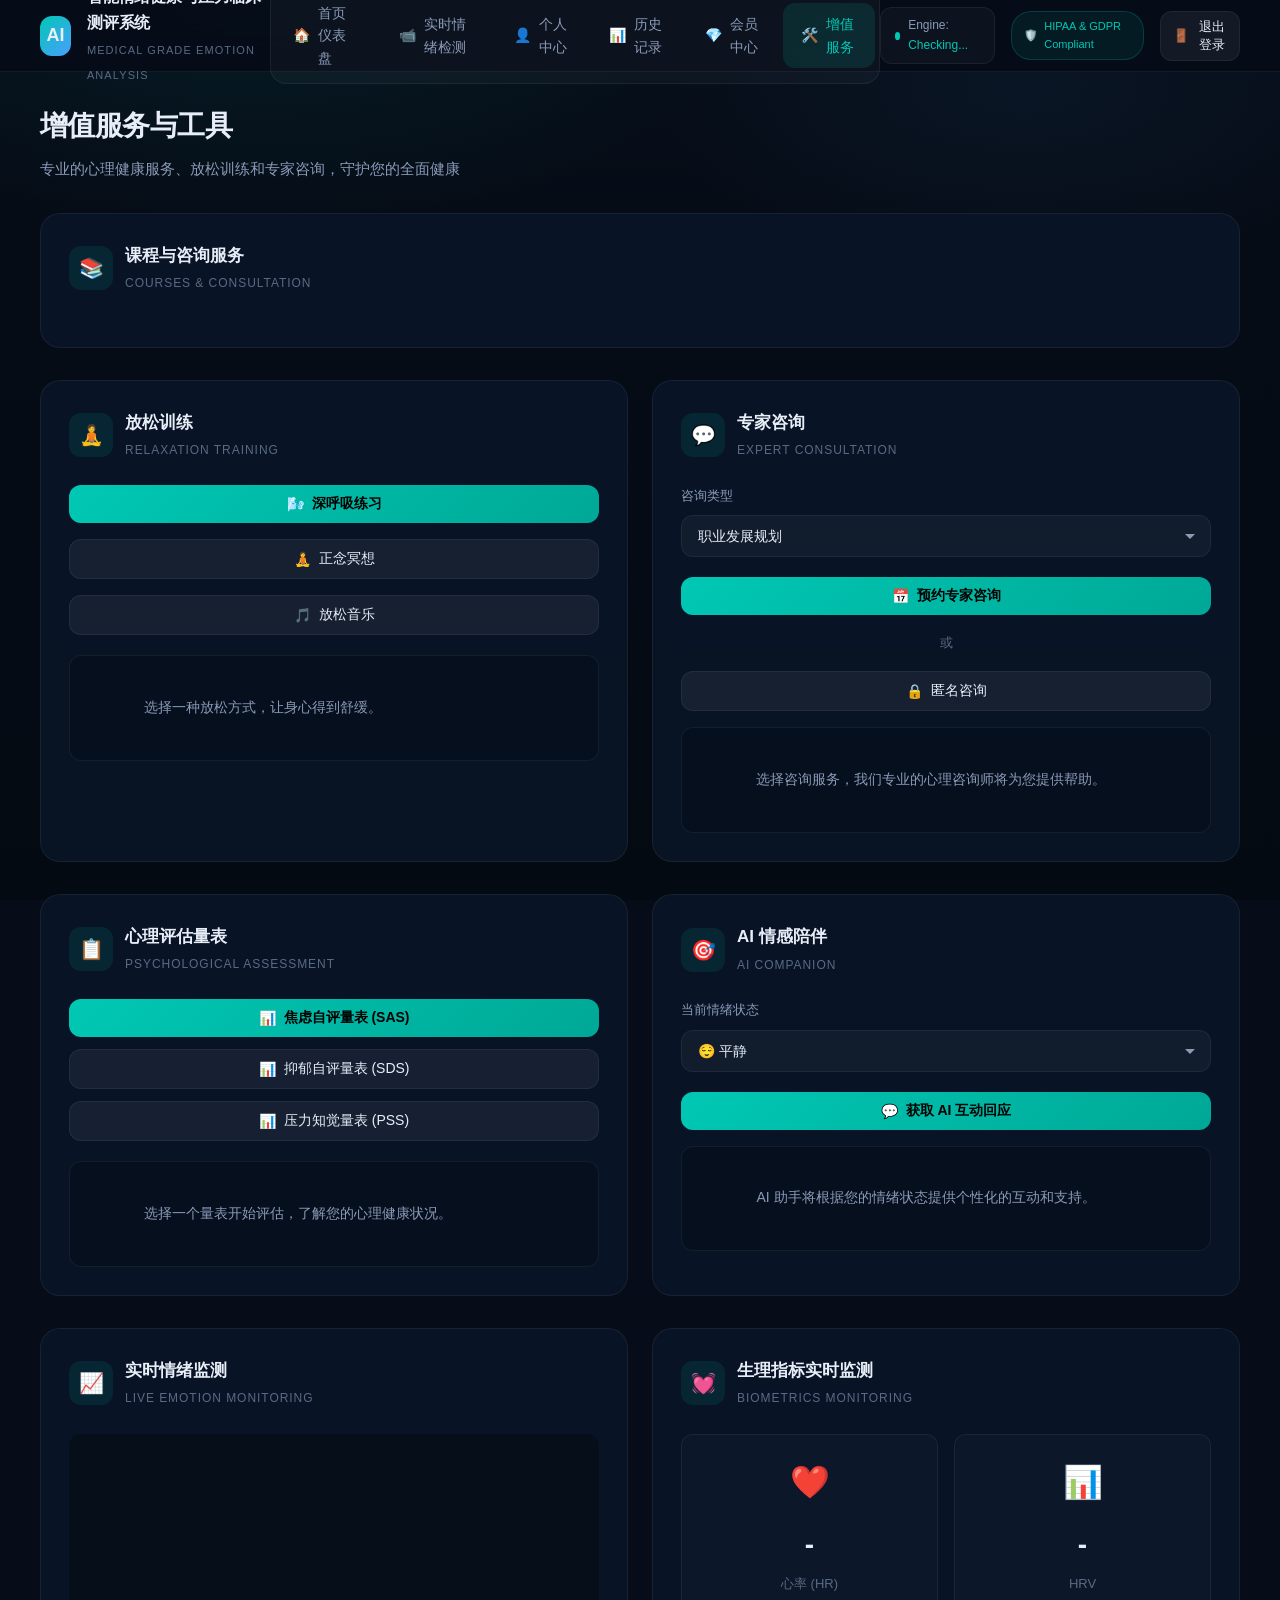
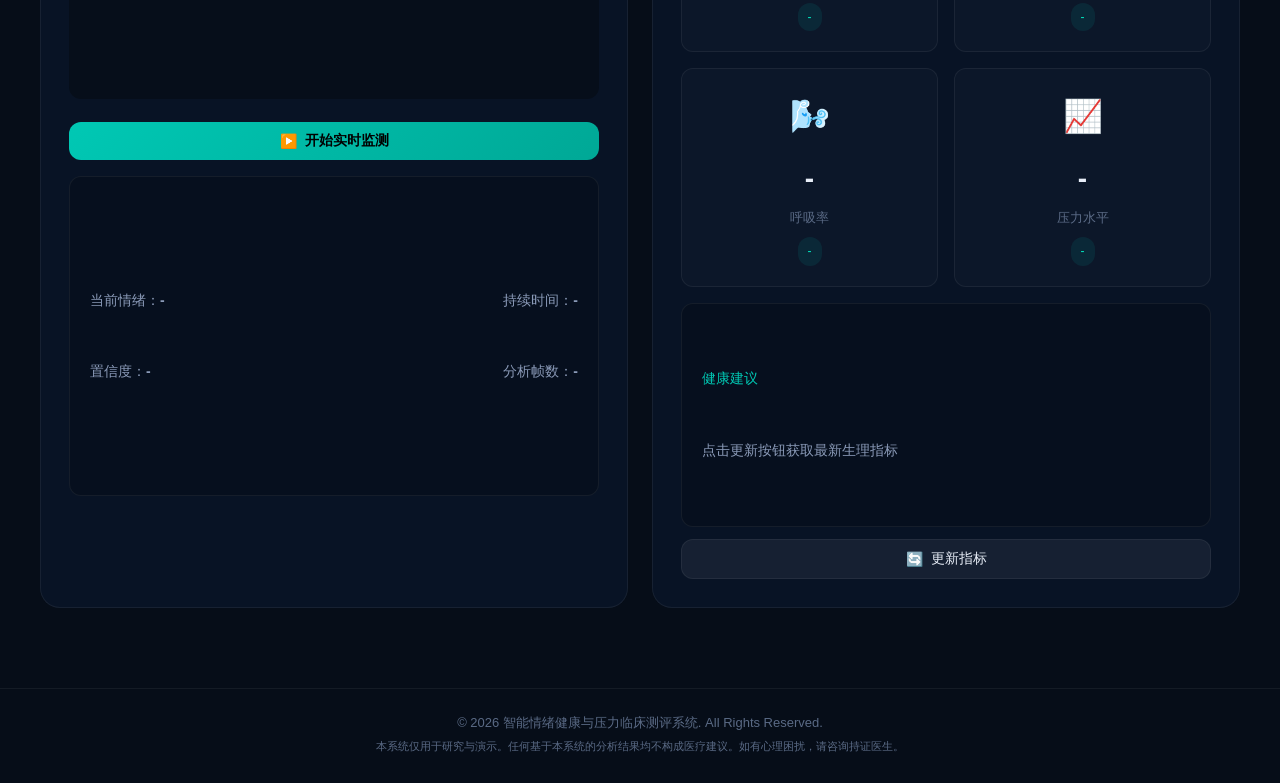
<file: frontend/pages/services.html>
<!DOCTYPE html>
<html lang="zh-CN">
<head>
  <meta charset="UTF-8">
  <meta name="viewport" content="width=device-width, initial-scale=1.0">
  <title>增值服务 - 智能情绪健康与压力临床测评系统</title>
  <link rel="stylesheet" href="../styles.css">
</head>
<body>
  <div class="bg-gradient"></div>

  <div class="main-wrapper">
    <header class="topbar">
      <div class="topbar-brand">
        <div class="brand-logo">AI</div>
        <div class="brand-text">
          <h1>智能情绪健康与压力临床测评系统</h1>
          <span>Medical Grade Emotion Analysis</span>
        </div>
      </div>

      <nav class="main-nav">
        <a href="../index.html" class="nav-item">
          <span>🏠</span> 首页仪表盘
        </a>
        <a href="detection.html" class="nav-item">
          <span>📹</span> 实时情绪检测
        </a>
        <a href="profile.html" class="nav-item">
          <span>👤</span> 个人中心
        </a>
        <a href="history.html" class="nav-item">
          <span>📊</span> 历史记录
        </a>
        <a href="membership.html" class="nav-item">
          <span>💎</span> 会员中心
        </a>
        <a href="#" class="nav-item active">
          <span>🛠️</span> 增值服务
        </a>
      </nav>

      <div class="topbar-actions">
        <div class="status-indicator">
          <span class="status-dot"></span>
          <span>Engine: <span id="engine-status" class="text-accent">Checking...</span></span>
        </div>
        <div class="compliance-badge">
          <span>🛡️</span> HIPAA & GDPR Compliant
        </div>
        <button id="logoutBtn" class="btn btn-secondary btn-sm" onclick="confirmLogout()">
          <span>🚪</span> 退出登录
        </button>
      </div>
    </header>

    <main class="page-content">
      <div class="page-header">
        <h2 class="page-title">增值服务与工具</h2>
        <p class="page-subtitle">专业的心理健康服务、放松训练和专家咨询，守护您的全面健康</p>
      </div>

      <div class="section-grid">
        <div class="card">
          <div class="card-header">
            <div class="card-title">
              <div class="card-icon">📚</div>
              <div>
                <h3>课程与咨询服务</h3>
                <span>Courses & Consultation</span>
              </div>
            </div>
          </div>
          <div class="card-body">
            <div id="courseGrid" class="course-grid"></div>
          </div>
        </div>
      </div>

      <div class="section-grid">
        <div class="card">
          <div class="card-header">
            <div class="card-title">
              <div class="card-icon">🧘</div>
              <div>
                <h3>放松训练</h3>
                <span>Relaxation Training</span>
              </div>
            </div>
          </div>
          <div class="card-body">
            <div class="inline-actions" style="flex-direction: column; gap: 16px;">
              <button id="breathingBtn" class="btn btn-primary" style="width: 100%;">
                <span>🌬️</span> 深呼吸练习
              </button>
              <button id="meditationBtn" class="btn btn-secondary" style="width: 100%;">
                <span>🧘</span> 正念冥想
              </button>
              <button id="relaxBtn" class="btn btn-secondary" style="width: 100%;">
                <span>🎵</span> 放松音乐
              </button>
            </div>
            <div id="relaxationPanel" class="result-panel" style="margin-top: 20px;">
              选择一种放松方式，让身心得到舒缓。
            </div>
          </div>
        </div>

        <div class="card">
          <div class="card-header">
            <div class="card-title">
              <div class="card-icon">💬</div>
              <div>
                <h3>专家咨询</h3>
                <span>Expert Consultation</span>
              </div>
            </div>
          </div>
          <div class="card-body">
            <div class="form-group">
              <label class="form-label">咨询类型</label>
              <select id="consultType" class="form-select">
                <option value="career">职业发展规划</option>
                <option value="relationship">人际关系</option>
                <option value="stress">压力管理</option>
                <option value="emotional">情绪调节</option>
              </select>
            </div>
            <button id="bookConsultBtn" class="btn btn-primary" style="width: 100%;">
              <span>📅</span> 预约专家咨询
            </button>
            <div style="margin-top: 16px; text-align: center;">
              <span class="text-muted" style="font-size: 13px;">或</span>
            </div>
            <button id="anonymousConsultBtn" class="btn btn-secondary" style="width: 100%; margin-top: 16px;">
              <span>🔒</span> 匿名咨询
            </button>
            <div id="consultPanel" class="result-panel" style="margin-top: 16px;">
              选择咨询服务，我们专业的心理咨询师将为您提供帮助。
            </div>
          </div>
        </div>
      </div>

      <div class="section-grid">
        <div class="card">
          <div class="card-header">
            <div class="card-title">
              <div class="card-icon">📋</div>
              <div>
                <h3>心理评估量表</h3>
                <span>Psychological Assessment</span>
              </div>
            </div>
          </div>
          <div class="card-body">
            <div class="inline-actions" style="flex-direction: column; gap: 12px;">
              <button id="sasBtn" class="btn btn-primary" style="width: 100%;">
                <span>📊</span> 焦虑自评量表 (SAS)
              </button>
              <button id="sdsBtn" class="btn btn-secondary" style="width: 100%;">
                <span>📊</span> 抑郁自评量表 (SDS)
              </button>
              <button id="pssBtn" class="btn btn-secondary" style="width: 100%;">
                <span>📊</span> 压力知觉量表 (PSS)
              </button>
            </div>
            <div id="assessmentPanel" class="result-panel" style="margin-top: 20px;">
              选择一个量表开始评估，了解您的心理健康状况。
            </div>
          </div>
        </div>

        <div class="card">
          <div class="card-header">
            <div class="card-title">
              <div class="card-icon">🎯</div>
              <div>
                <h3>AI 情感陪伴</h3>
                <span>AI Companion</span>
              </div>
            </div>
          </div>
          <div class="card-body">
            <div class="form-group">
              <label class="form-label">当前情绪状态</label>
              <select id="companionEmotionSelect" class="form-select">
                <option value="开心">😊 开心</option>
                <option value="悲伤">😔 悲伤</option>
                <option value="愤怒">😠 愤怒</option>
                <option value="惊讶">😲 惊讶</option>
                <option value="恐惧">😨 恐惧</option>
                <option value="厌恶">😒 厌恶</option>
                <option value="平静" selected>😌 平静</option>
              </select>
            </div>
            <button id="companionBtn" class="btn btn-primary" style="width: 100%;">
              <span>💬</span> 获取 AI 互动回应
            </button>
            <div id="companionPanel" class="result-panel" style="margin-top: 16px;">
              AI 助手将根据您的情绪状态提供个性化的互动和支持。
            </div>
          </div>
        </div>
      </div>

      <div class="section-grid">
        <div class="card">
          <div class="card-header">
            <div class="card-title">
              <div class="card-icon">📈</div>
              <div>
                <h3>实时情绪监测</h3>
                <span>Live Emotion Monitoring</span>
              </div>
            </div>
          </div>
          <div class="card-body">
            <video id="liveVideo" autoplay playsinline muted style="width: 100%; border-radius: 12px; background: rgba(0,0,0,0.3); margin-bottom: 16px;"></video>
            <div class="inline-actions" style="flex-direction: column; gap: 12px;">
              <button id="startLiveBtn" class="btn btn-primary" style="width: 100%;">
                <span>▶️</span> 开始实时监测
              </button>
              <button id="stopLiveBtn" class="btn btn-secondary hidden" style="width: 100%;">
                <span>⏹️</span> 停止监测
              </button>
            </div>
            <div id="liveEmotionDisplay" class="result-panel" style="margin-top: 16px;">
              <div style="display: flex; justify-content: space-between; flex-wrap: wrap; gap: 16px;">
                <div>
                  <p>当前情绪：<strong id="currentEmotion">-</strong></p>
                  <p>置信度：<strong id="liveConfidence">-</strong></p>
                </div>
                <div style="text-align: right;">
                  <p>持续时间：<strong id="sessionDuration">-</strong></p>
                  <p>分析帧数：<strong id="frameCount">-</strong></p>
                </div>
              </div>
            </div>
          </div>
        </div>

        <div class="card">
          <div class="card-header">
            <div class="card-title">
              <div class="card-icon">💓</div>
              <div>
                <h3>生理指标实时监测</h3>
                <span>Biometrics Monitoring</span>
              </div>
            </div>
          </div>
          <div class="card-body">
            <div class="biometrics-grid">
              <div class="biometric-card">
                <div class="biometric-icon">❤️</div>
                <div class="biometric-value" id="heartRate">-</div>
                <div class="biometric-label">心率 (HR)</div>
                <div class="biometric-status good" id="heartRateStatus">-</div>
              </div>
              <div class="biometric-card">
                <div class="biometric-icon">📊</div>
                <div class="biometric-value" id="hrv">-</div>
                <div class="biometric-label">HRV</div>
                <div class="biometric-status good" id="hrvStatus">-</div>
              </div>
              <div class="biometric-card">
                <div class="biometric-icon">🌬️</div>
                <div class="biometric-value" id="breathRate">-</div>
                <div class="biometric-label">呼吸率</div>
                <div class="biometric-status good" id="breathStatus">-</div>
              </div>
              <div class="biometric-card">
                <div class="biometric-icon">📈</div>
                <div class="biometric-value" id="stressLevel">-</div>
                <div class="biometric-label">压力水平</div>
                <div class="biometric-status good" id="stressStatus">-</div>
              </div>
            </div>
            <div id="biometricAdvice" class="result-panel" style="margin-top: 16px;">
              <p class="text-accent" style="font-weight: 500;">健康建议</p>
              <p id="biometricAdviceText">点击更新按钮获取最新生理指标</p>
            </div>
            <button id="updateBiometricsBtn" class="btn btn-secondary" style="width: 100%; margin-top: 12px;" onclick="updateBiometrics()">
              <span>🔄</span> 更新指标
            </button>
          </div>
        </div>
      </div>
    </main>

    <footer>
      <p>© 2026 智能情绪健康与压力临床测评系统. All Rights Reserved.</p>
      <p style="font-size: 11px; color: var(--text-muted); margin-top: 4px;">
        本系统仅用于研究与演示。任何基于本系统的分析结果均不构成医疗建议。如有心理困扰，请咨询持证医生。
      </p>
    </footer>
  </div>

  <script src="../common.js"></script>
  <script>
    let breathingInterval = null;
    let liveSessionId = null;
    let liveInterval = null;

    document.addEventListener("DOMContentLoaded", async function() {
      await bootstrap();
      setupCourses();
      setupRelaxation();
      setupConsultation();
      setupAssessmentScales();
      setupCompanion();
      setupLiveMonitoring();
    });

    async function bootstrap() {
      try {
        await loadUserOverview();
        if (AppState.token) {
          await loadData();
        }
      } catch (error) {
        console.error("Bootstrap error:", error);
      }
    }

    async function loadData() {
      try {
        const courses = await request("/api/courses", { method: "GET" });
        renderCoursesGrid(document.getElementById("courseGrid"), courses || []);

        await updateBiometrics();
      } catch (error) {
        console.error("Failed to load data:", error);
      }
    }

    function setupCourses() {
      document.getElementById("courseGrid")?.addEventListener("click", function(e) {
        if (e.target.tagName === "BUTTON") {
          const courseTitle = e.target.closest(".course-card")?.querySelector(".course-title")?.textContent;
          if (courseTitle) {
            buyCourse(courseTitle);
          }
        }
      });
    }

    function setupRelaxation() {
      document.getElementById("breathingBtn")?.addEventListener("click", function() {
        if (!AppState.token) {
          showToast("请先登录", "warning");
          return;
        }
        startBreathingExercise();
      });

      document.getElementById("meditationBtn")?.addEventListener("click", function() {
        if (!AppState.token) {
          showToast("请先登录", "warning");
          return;
        }
        startMeditation();
      });

      document.getElementById("relaxBtn")?.addEventListener("click", function() {
        if (!AppState.token) {
          showToast("请先登录", "warning");
          return;
        }
        playRelaxMusic();
      });
    }

    function startBreathingExercise() {
      const panel = document.getElementById("relaxationPanel");
      panel.innerHTML = `
        <div class="breathing-guide">
          <div class="breathing-circle"></div>
          <p class="breathing-text" id="breathingText">准备开始...</p>
          <p class="breathing-countdown" id="breathingCountdown">4</p>
        </div>
      `;

      let phase = 0;
      let counter = 4;

      breathingInterval = setInterval(() => {
        const text = document.getElementById("breathingText");
        const countdown = document.getElementById("breathingCountdown");
        const circle = document.querySelector(".breathing-circle");

        if (!text || !countdown || !circle) {
          clearInterval(breathingInterval);
          return;
        }

        if (phase === 0) {
          text.textContent = "吸气...";
          countdown.textContent = counter;
          const scale = 0.85 + (1 - counter / 4) * 0.25;
          circle.style.transform = `scale(${scale})`;
        } else if (phase === 1) {
          text.textContent = "屏息...";
          countdown.textContent = counter;
        } else {
          text.textContent = "呼气...";
          countdown.textContent = counter;
          const scale = 1.1 - (1 - counter / 4) * 0.25;
          circle.style.transform = `scale(${scale})`;
        }

        counter--;
        if (counter < 0) {
          phase = (phase + 1) % 3;
          counter = phase === 1 ? 2 : 4;
        }
      }, 1000);

      showToast("深呼吸练习开始", "success");
    }

    function startMeditation() {
      const panel = document.getElementById("relaxationPanel");
      panel.innerHTML = `
        <div class="breathing-guide">
          <div style="width: 120px; height: 120px; margin: 0 auto 24px; border-radius: 50%; background: linear-gradient(135deg, var(--accent-primary), var(--accent-secondary)); display: flex; align-items: center; justify-content: center;">
            <span style="font-size: 48px;">🧘</span>
          </div>
          <p class="breathing-text">冥想模式已激活</p>
          <p class="text-muted">请找一个安静的地方，闭上眼睛，专注于呼吸</p>
        </div>
      `;
      showToast("冥想模式已开启", "success");
    }

    function playRelaxMusic() {
      const panel = document.getElementById("relaxationPanel");
      panel.innerHTML = `
        <div class="breathing-guide">
          <div style="width: 100px; height: 100px; margin: 0 auto 24px; border-radius: 50%; background: rgba(0, 200, 180, 0.2); display: flex; align-items: center; justify-content: center; animation: pulse 2s ease-in-out infinite;">
            <span style="font-size: 36px;">🎵</span>
          </div>
          <p class="breathing-text">放松音乐播放中</p>
          <p class="text-muted">舒缓的音乐有助于放松身心，减轻压力</p>
        </div>
      `;
      showToast("放松音乐已播放", "success");
    }

    function setupConsultation() {
      document.getElementById("bookConsultBtn")?.addEventListener("click", async function() {
        if (!AppState.token) {
          showToast("请先登录", "warning");
          return;
        }

        showLoading(this, "预约中...");
        try {
          const consultType = document.getElementById("consultType").value;
          const result = await request("/api/consultation/book", {
            method: "POST",
            body: JSON.stringify({
              type: consultType,
              date: new Date(Date.now() + 86400000).toISOString().split("T")[0]
            })
          });

          document.getElementById("consultPanel").innerHTML = `
            <div style="padding: 16px; background: rgba(0, 200, 180, 0.1); border-radius: 12px;">
              <p style="color: var(--success); font-weight: 500; margin-bottom: 12px;">✓ 预约成功</p>
              <p><strong>咨询类型：</strong>${result.appointment?.type || consultType}</p>
              <p><strong>预约时间：</strong>${result.appointment?.scheduled_date || "-"}</p>
              <p><strong>咨询师：</strong>${result.appointment?.counselor_name || "待分配"}</p>
              <p class="text-muted" style="font-size: 12px; margin-top: 12px;">我们会通过邮件发送确认信息</p>
            </div>
          `;
          showToast("预约成功", "success");
        } catch (error) {
          showToast(error.message, "error");
        } finally {
          hideLoading(this);
        }
      });

      document.getElementById("anonymousConsultBtn")?.addEventListener("click", function() {
        const panel = document.getElementById("consultPanel");
        panel.innerHTML = `
          <div style="padding: 16px;">
            <p style="margin-bottom: 16px;"><strong>匿名咨询模式</strong></p>
            <div style="background: rgba(106, 158, 255, 0.1); padding: 16px; border-radius: 10px; margin-bottom: 16px;">
              <p class="text-muted" style="margin: 0;">您的身份信息将被完全保密</p>
            </div>
            <textarea id="anonymousMessage" class="form-textarea" rows="4" placeholder="请描述您的困扰..."></textarea>
            <button id="sendAnonymousBtn" class="btn btn-primary" style="width: 100%; margin-top: 12px;">
              <span>📤</span> 发送咨询
            </button>
          </div>
        `;

        document.getElementById("sendAnonymousBtn")?.addEventListener("click", async function() {
          const message = document.getElementById("anonymousMessage")?.value?.trim();
          if (!message) {
            showToast("请输入咨询内容", "warning");
            return;
          }

          showLoading(this, "发送中...");
          try {
            const result = await request("/api/consultation/anonymous", {
              method: "POST",
              body: JSON.stringify({ message })
            });

            panel.innerHTML = `
              <div style="padding: 16px;">
                <p style="margin-bottom: 12px;"><strong>AI 咨询师回复：</strong></p>
                <div style="background: rgba(255,255,255,0.03); padding: 16px; border-radius: 10px;">
                  <p class="text-muted" style="line-height: 1.6;">${result.response || "感谢您的咨询，我们会尽快回复您。"}</p>
                </div>
              </div>
            `;
            showToast("咨询已发送", "success");
          } catch (error) {
            showToast(error.message, "error");
          } finally {
            hideLoading(this);
          }
        });
      });
    }

    function setupAssessmentScales() {
      document.getElementById("sasBtn")?.addEventListener("click", () => loadAssessmentScale("sas"));
      document.getElementById("sdsBtn")?.addEventListener("click", () => loadAssessmentScale("sds"));
      document.getElementById("pssBtn")?.addEventListener("click", () => loadAssessmentScale("pss"));
    }

    async function loadAssessmentScale(scaleType) {
      if (!AppState.token) {
        showToast("请先登录", "warning");
        return;
      }

      try {
        const result = await request(`/api/assessment/scales/${scaleType}`, { method: "GET" });
        const panel = document.getElementById("assessmentPanel");

        panel.innerHTML = `
          <div style="margin-bottom: 20px;">
            <h4 style="margin: 0 0 8px; color: var(--text-primary);">${result.scale_name}</h4>
            <p class="text-muted" style="font-size: 13px;">共 ${result.question_count} 道题目</p>
          </div>
          <div id="assessmentQuestions">
            ${result.questions.map((q, index) => `
              <div class="assessment-question">
                <h4>${index + 1}. ${q.question}</h4>
                <div class="assessment-options">
                  <button class="assessment-option" onclick="selectAnswer('${q.key}', 1, this)">完全没有</button>
                  <button class="assessment-option" onclick="selectAnswer('${q.key}', 2, this)">有一点</button>
                  <button class="assessment-option" onclick="selectAnswer('${q.key}', 3, this)">中等程度</button>
                  <button class="assessment-option" onclick="selectAnswer('${q.key}', 4, this)">相当多</button>
                </div>
              </div>
            `).join("")}
          </div>
          <button id="submitAssessmentBtn" class="btn btn-primary" style="width: 100%; margin-top: 20px; display: none;">
            提交评估
          </button>
        `;

        AppState.currentAssessment = { scaleType, answers: {}, questionCount: result.question_count };
        AppState.assessmentAnswers = {};

        document.getElementById("submitAssessmentBtn")?.addEventListener("click", () => submitAssessment(scaleType));
      } catch (error) {
        showToast(error.message, "error");
      }
    }

    function selectAnswer(key, value, btn) {
      AppState.assessmentAnswers[key] = value;

      const questionDiv = btn.closest(".assessment-question");
      questionDiv.querySelectorAll(".assessment-option").forEach(b => b.classList.remove("selected"));
      btn.classList.add("selected");

      checkAssessmentComplete();
    }

    function checkAssessmentComplete() {
      const questionCount = AppState.currentAssessment?.questionCount || 0;
      const answeredCount = Object.keys(AppState.assessmentAnswers).length;
      const submitBtn = document.getElementById("submitAssessmentBtn");

      if (answeredCount >= questionCount && questionCount > 0) {
        submitBtn.style.display = "block";
      }
    }

    async function submitAssessment(scaleType) {
      try {
        const result = await request(`/api/assessment/${scaleType}`, {
          method: "POST",
          body: JSON.stringify({ answers: AppState.assessmentAnswers })
        });

        const panel = document.getElementById("assessmentPanel");
        panel.innerHTML = `
          <div class="assessment-result">
            <div class="result-score">${result.standard_score}</div>
            <div class="result-level ${result.level.toLowerCase()}">${result.level}</div>
            <div class="result-interpretation">
              <p><strong>评分说明：</strong></p>
              <p>原始分：${result.raw_score} 分</p>
              <p>标准分：${result.standard_score} 分</p>
              <hr style="margin: 16px 0; border: none; border-top: 1px solid var(--border-subtle);">
              <p><strong>评估解读：</strong></p>
              <p>${result.interpretation}</p>
            </div>
          </div>
        `;

        showToast("评估完成", "success");
        AppState.assessmentAnswers = {};
      } catch (error) {
        showToast(error.message, "error");
      }
    }

    function setupCompanion() {
      document.getElementById("companionBtn")?.addEventListener("click", async function() {
        if (!AppState.token) {
          showToast("请先登录", "warning");
          return;
        }

        showLoading(this, "思考中...");
        try {
          const emotion = document.getElementById("companionEmotionSelect").value;
          const result = await request("/api/companion/respond", {
            method: "POST",
            body: JSON.stringify({ emotion })
          });

          document.getElementById("companionPanel").textContent = result.message;
          showToast("助手已回复", "success");
        } catch (error) {
          showToast(error.message, "error");
        } finally {
          hideLoading(this);
        }
      });
    }

    function setupLiveMonitoring() {
      document.getElementById("startLiveBtn")?.addEventListener("click", async function() {
        if (!AppState.token) {
          showToast("请先登录", "warning");
          return;
        }

        try {
          const result = await request("/api/video/create-session", { method: "POST" });
          liveSessionId = result.session_id;

          if (!AppState.stream) {
            await startCamera(document.getElementById("liveVideo"));
          } else {
            document.getElementById("liveVideo").srcObject = AppState.stream;
          }

          this.style.display = "none";
          document.getElementById("stopLiveBtn").classList.remove("hidden");
          startLiveAnalysis();

          showToast("实时监测已开始", "success");
        } catch (error) {
          showToast(error.message, "error");
        }
      });

      document.getElementById("stopLiveBtn")?.addEventListener("click", function() {
        clearInterval(liveInterval);
        liveInterval = null;

        if (liveSessionId) {
          request(`/api/video/session-summary/${liveSessionId}`, { method: "GET" }).catch(() => {});
        }
        liveSessionId = null;

        document.getElementById("startLiveBtn").style.display = "inline-flex";
        this.classList.add("hidden");
        document.getElementById("currentEmotion").textContent = "-";
        document.getElementById("liveConfidence").textContent = "-";
        document.getElementById("sessionDuration").textContent = "-";
        document.getElementById("frameCount").textContent = "-";

        showToast("实时监测已停止", "info");
      });
    }

    function startLiveAnalysis() {
      let frameCount = 0;
      let startTime = Date.now();

      liveInterval = setInterval(async function() {
        if (!liveSessionId) return;

        try {
          const video = document.getElementById("liveVideo");
          const canvas = document.createElement("canvas");
          canvas.width = video.videoWidth || 640;
          canvas.height = video.videoHeight || 480;
          canvas.getContext("2d").drawImage(video, 0, 0);
          const frameBase64 = canvas.toDataURL("image/jpeg", 0.8);

          const result = await request("/api/video/process-frame", {
            method: "POST",
            body: JSON.stringify({
              session_id: liveSessionId,
              frame_base64: frameBase64,
              timestamp: Date.now()
            })
          });

          document.getElementById("currentEmotion").textContent = result.emotion || "-";
          document.getElementById("liveConfidence").textContent = result.confidence || "-";
          document.getElementById("frameCount").textContent = ++frameCount;

          const duration = Math.floor((Date.now() - startTime) / 1000);
          const mins = Math.floor(duration / 60);
          const secs = duration % 60;
          document.getElementById("sessionDuration").textContent = `${mins}:${secs.toString().padStart(2, "0")}`;
        } catch (error) {
          console.error("Live analysis error:", error);
        }
      }, 500);
    }

    async function updateBiometrics() {
      if (!AppState.token) return;

      try {
        const result = await request("/api/health/biometrics", { method: "GET" });

        document.getElementById("heartRate").textContent = result.heart_rate || "-";
        document.getElementById("hrv").textContent = result.hrv || "-";
        document.getElementById("breathRate").textContent = result.breathing_rate || "-";
        document.getElementById("stressLevel").textContent = result.stress_percentage || "-";

        document.getElementById("heartRateStatus").textContent = result.heart_rate_status || "-";
        document.getElementById("hrvStatus").textContent = result.hrv_status || "-";
        document.getElementById("breathStatus").textContent = result.breathing_rate_status || "-";
        document.getElementById("stressStatus").textContent = result.stress_level_status || "-";

        document.getElementById("biometricAdviceText").textContent = result.health_advice || "暂无建议";
      } catch (error) {
        console.error("Biometrics error:", error);
      }
    }

    function confirmLogout() {
      if (confirm("确定要退出登录吗？")) {
        logout();
        window.location.href = "../index.html";
      }
    }

    window.selectAnswer = selectAnswer;
    window.submitAssessment = submitAssessment;
    window.updateBiometrics = updateBiometrics;
    window.confirmLogout = confirmLogout;
  </script>
</body>
</html>
</file>
<file: frontend/styles.css>
:root {
  color-scheme: dark;
  --bg-primary: #060d18;
  --bg-secondary: #0a1628;
  --bg-card: rgba(10, 22, 40, 0.85);
  --bg-glass: rgba(15, 30, 50, 0.72);
  --border-subtle: rgba(255, 255, 255, 0.06);
  --border-active: rgba(0, 200, 180, 0.3);
  --text-primary: #e8eef8;
  --text-secondary: #8a9ab8;
  --text-muted: #5a6a85;
  --accent-primary: #00c8b4;
  --accent-secondary: #4a9eff;
  --accent-tertiary: #8b6dff;
  --success: #00e5c0;
  --warning: #ffb84d;
  --danger: #ff6b7a;
  --shadow-soft: 0 8px 32px rgba(0, 0, 0, 0.3);
  --shadow-card: 0 4px 24px rgba(0, 0, 0, 0.25);
  --radius-sm: 8px;
  --radius-md: 12px;
  --radius-lg: 16px;
  --radius-xl: 20px;
  --transition-fast: 0.15s ease;
  --transition-normal: 0.25s ease;
}

* {
  box-sizing: border-box;
  margin: 0;
  padding: 0;
}

body {
  min-height: 100vh;
  font-family: "Inter", "Segoe UI", "PingFang SC", "Microsoft YaHei", sans-serif;
  background: var(--bg-primary);
  color: var(--text-primary);
  line-height: 1.6;
  -webkit-font-smoothing: antialiased;
}

.bg-gradient {
  position: fixed;
  top: 0;
  left: 0;
  right: 0;
  bottom: 0;
  background:
    radial-gradient(ellipse 80% 50% at 20% 0%, rgba(0, 200, 180, 0.08) 0%, transparent 50%),
    radial-gradient(ellipse 60% 40% at 80% 10%, rgba(74, 158, 255, 0.06) 0%, transparent 50%),
    linear-gradient(180deg, var(--bg-primary) 0%, #040a12 100%);
  pointer-events: none;
  z-index: 0;
}

.main-wrapper {
  position: relative;
  z-index: 1;
  min-height: 100vh;
  display: flex;
  flex-direction: column;
}

.topbar {
  position: sticky;
  top: 0;
  z-index: 100;
  display: flex;
  align-items: center;
  justify-content: space-between;
  padding: 0 40px;
  height: 72px;
  background: rgba(6, 13, 24, 0.92);
  backdrop-filter: blur(20px);
  border-bottom: 1px solid var(--border-subtle);
}

.topbar-brand {
  display: flex;
  align-items: center;
  gap: 16px;
}

.brand-logo {
  width: 40px;
  height: 40px;
  background: linear-gradient(135deg, var(--accent-primary), var(--accent-secondary));
  border-radius: var(--radius-md);
  display: flex;
  align-items: center;
  justify-content: center;
  font-size: 18px;
  font-weight: 700;
}

.brand-text h1 {
  font-size: 16px;
  font-weight: 600;
  color: var(--text-primary);
  letter-spacing: -0.01em;
}

.brand-text span {
  font-size: 11px;
  color: var(--text-muted);
  text-transform: uppercase;
  letter-spacing: 0.1em;
}

.main-nav {
  display: flex;
  align-items: center;
  gap: 4px;
  background: rgba(255, 255, 255, 0.03);
  padding: 4px;
  border-radius: var(--radius-lg);
  border: 1px solid var(--border-subtle);
}

.nav-item {
  display: flex;
  align-items: center;
  gap: 8px;
  padding: 10px 18px;
  color: var(--text-secondary);
  text-decoration: none;
  font-size: 14px;
  font-weight: 500;
  border-radius: var(--radius-md);
  transition: all var(--transition-fast);
}

.nav-item:hover {
  color: var(--text-primary);
  background: rgba(255, 255, 255, 0.05);
}

.nav-item.active {
  color: var(--accent-primary);
  background: rgba(0, 200, 180, 0.12);
}

.nav-item svg {
  width: 18px;
  height: 18px;
}

.topbar-actions {
  display: flex;
  align-items: center;
  gap: 16px;
}

.status-indicator {
  display: flex;
  align-items: center;
  gap: 8px;
  padding: 8px 14px;
  background: rgba(255, 255, 255, 0.03);
  border: 1px solid var(--border-subtle);
  border-radius: var(--radius-md);
  font-size: 12px;
  color: var(--text-secondary);
}

.status-dot {
  width: 8px;
  height: 8px;
  border-radius: 50%;
  background: var(--accent-primary);
  animation: pulse 2s infinite;
}

@keyframes pulse {
  0%, 100% { opacity: 1; }
  50% { opacity: 0.5; }
}

.compliance-badge {
  display: flex;
  align-items: center;
  gap: 6px;
  padding: 6px 12px;
  background: rgba(0, 200, 180, 0.08);
  border: 1px solid rgba(0, 200, 180, 0.2);
  border-radius: 20px;
  font-size: 11px;
  color: var(--accent-primary);
  font-weight: 500;
}

.btn {
  display: inline-flex;
  align-items: center;
  justify-content: center;
  gap: 8px;
  padding: 10px 18px;
  font-size: 14px;
  font-weight: 500;
  border: none;
  border-radius: var(--radius-md);
  cursor: pointer;
  transition: all var(--transition-fast);
  text-decoration: none;
}

.btn-primary {
  background: linear-gradient(135deg, var(--accent-primary), #00a896);
  color: #000;
  font-weight: 600;
}

.btn-primary:hover {
  transform: translateY(-1px);
  box-shadow: 0 4px 16px rgba(0, 200, 180, 0.3);
}

.btn-secondary {
  background: rgba(255, 255, 255, 0.06);
  color: var(--text-primary);
  border: 1px solid var(--border-subtle);
}

.btn-secondary:hover {
  background: rgba(255, 255, 255, 0.1);
  border-color: rgba(255, 255, 255, 0.12);
}

.btn-ghost {
  background: transparent;
  color: var(--text-secondary);
}

.btn-ghost:hover {
  color: var(--text-primary);
  background: rgba(255, 255, 255, 0.05);
}

.btn-sm {
  padding: 6px 12px;
  font-size: 13px;
}

.btn-lg {
  padding: 14px 28px;
  font-size: 15px;
}

.page-content {
  flex: 1;
  padding: 32px 40px 48px;
  max-width: 1440px;
  margin: 0 auto;
  width: 100%;
}

.page-header {
  margin-bottom: 32px;
}

.page-title {
  font-size: 28px;
  font-weight: 600;
  color: var(--text-primary);
  letter-spacing: -0.02em;
  margin-bottom: 8px;
}

.page-subtitle {
  font-size: 15px;
  color: var(--text-secondary);
}

.section-grid {
  display: grid;
  grid-template-columns: repeat(auto-fit, minmax(360px, 1fr));
  gap: 24px;
  margin-bottom: 32px;
}

.card {
  background: var(--bg-card);
  border: 1px solid var(--border-subtle);
  border-radius: var(--radius-xl);
  padding: 28px;
  backdrop-filter: blur(16px);
  transition: all var(--transition-normal);
}

.card:hover {
  border-color: var(--border-active);
  box-shadow: var(--shadow-soft);
}

.card-header {
  display: flex;
  align-items: center;
  justify-content: space-between;
  margin-bottom: 24px;
}

.card-title {
  display: flex;
  align-items: center;
  gap: 12px;
}

.card-icon {
  width: 44px;
  height: 44px;
  display: flex;
  align-items: center;
  justify-content: center;
  background: rgba(0, 200, 180, 0.1);
  border-radius: var(--radius-md);
  font-size: 20px;
}

.card-title h3 {
  font-size: 17px;
  font-weight: 600;
  color: var(--text-primary);
}

.card-title span {
  font-size: 12px;
  color: var(--text-muted);
  text-transform: uppercase;
  letter-spacing: 0.08em;
}

.card-body {
  color: var(--text-secondary);
  font-size: 14px;
  line-height: 1.7;
}

.card-footer {
  margin-top: 24px;
  padding-top: 20px;
  border-top: 1px solid var(--border-subtle);
  display: flex;
  gap: 12px;
}

.stats-grid {
  display: grid;
  grid-template-columns: repeat(4, 1fr);
  gap: 16px;
  margin-bottom: 32px;
}

.stat-card {
  background: var(--bg-card);
  border: 1px solid var(--border-subtle);
  border-radius: var(--radius-lg);
  padding: 20px 24px;
  transition: all var(--transition-fast);
}

.stat-card:hover {
  border-color: var(--border-active);
}

.stat-label {
  font-size: 12px;
  color: var(--text-muted);
  text-transform: uppercase;
  letter-spacing: 0.05em;
  margin-bottom: 8px;
}

.stat-value {
  font-size: 28px;
  font-weight: 700;
  color: var(--text-primary);
  letter-spacing: -0.02em;
}

.stat-value.accent {
  color: var(--accent-primary);
}

.stat-meta {
  font-size: 12px;
  color: var(--text-muted);
  margin-top: 4px;
}

.form-group {
  margin-bottom: 20px;
}

.form-label {
  display: block;
  font-size: 13px;
  color: var(--text-secondary);
  margin-bottom: 8px;
  font-weight: 500;
}

.form-input,
.form-select,
.form-textarea {
  width: 100%;
  padding: 12px 16px;
  font-size: 14px;
  color: var(--text-primary);
  background: rgba(255, 255, 255, 0.04);
  border: 1px solid var(--border-subtle);
  border-radius: var(--radius-md);
  outline: none;
  transition: all var(--transition-fast);
}

.form-input:focus,
.form-select:focus,
.form-textarea:focus {
  border-color: var(--accent-primary);
  box-shadow: 0 0 0 3px rgba(0, 200, 180, 0.1);
}

.form-input::placeholder {
  color: var(--text-muted);
}

.form-select {
  cursor: pointer;
  appearance: none;
  background-image: url("data:image/svg+xml,%3Csvg xmlns='http://www.w3.org/2000/svg' width='16' height='16' fill='%238a9ab8' viewBox='0 0 16 16'%3E%3Cpath d='M8 11L3 6h10z'/%3E%3C/svg%3E");
  background-repeat: no-repeat;
  background-position: right 12px center;
  padding-right: 40px;
}

.form-textarea {
  resize: vertical;
  min-height: 100px;
}

.result-panel {
  background: rgba(0, 0, 0, 0.2);
  border: 1px solid var(--border-subtle);
  border-radius: var(--radius-md);
  padding: 16px 20px;
  margin-top: 16px;
  font-size: 14px;
  color: var(--text-secondary);
  line-height: 1.7;
  white-space: pre-wrap;
}

.video-container {
  position: relative;
  width: 100%;
  aspect-ratio: 4 / 3;
  background: rgba(0, 0, 0, 0.3);
  border-radius: var(--radius-lg);
  overflow: hidden;
  margin-bottom: 16px;
}

.video-container video {
  width: 100%;
  height: 100%;
  object-fit: cover;
}

.video-overlay {
  position: absolute;
  bottom: 16px;
  left: 16px;
  right: 16px;
  display: flex;
  justify-content: space-between;
  align-items: center;
}

.recognition-badge {
  display: inline-flex;
  align-items: center;
  gap: 8px;
  padding: 8px 16px;
  background: rgba(0, 0, 0, 0.6);
  backdrop-filter: blur(8px);
  border-radius: 20px;
  font-size: 14px;
}

.emotion-indicator {
  display: inline-block;
  width: 12px;
  height: 12px;
  border-radius: 50%;
  background: var(--accent-primary);
  animation: pulse 1.5s infinite;
}

.emotion-indicator.analyzing {
  background: var(--warning);
}

.emotion-indicator.success {
  background: var(--success);
}

.emotion-indicator.warning {
  background: var(--warning);
}

.emotion-indicator.danger {
  background: var(--danger);
}

.inline-actions {
  display: flex;
  gap: 12px;
  flex-wrap: wrap;
}

.emotion-bars {
  display: grid;
  gap: 12px;
}

.emotion-bar {
  background: rgba(255, 255, 255, 0.02);
  border: 1px solid var(--border-subtle);
  border-radius: var(--radius-md);
  padding: 12px 16px;
}

.emotion-bar-header {
  display: flex;
  justify-content: space-between;
  margin-bottom: 8px;
  font-size: 13px;
}

.emotion-bar-track {
  height: 6px;
  background: rgba(255, 255, 255, 0.06);
  border-radius: 3px;
  overflow: hidden;
}

.emotion-bar-fill {
  height: 100%;
  border-radius: 3px;
  background: linear-gradient(90deg, var(--accent-primary), var(--accent-secondary));
  transition: width 0.5s ease;
}

.history-list {
  display: grid;
  gap: 12px;
}

.history-item {
  background: rgba(255, 255, 255, 0.02);
  border: 1px solid var(--border-subtle);
  border-radius: var(--radius-md);
  padding: 16px;
  transition: all var(--transition-fast);
}

.history-item:hover {
  background: rgba(255, 255, 255, 0.04);
  border-color: rgba(255, 255, 255, 0.1);
}

.history-item-header {
  display: flex;
  justify-content: space-between;
  align-items: flex-start;
  margin-bottom: 8px;
}

.history-item-title {
  font-size: 14px;
  font-weight: 600;
  color: var(--text-primary);
}

.history-item-meta {
  font-size: 12px;
  color: var(--text-muted);
}

.history-item-body {
  font-size: 13px;
  color: var(--text-secondary);
  line-height: 1.6;
}

.empty-state {
  text-align: center;
  padding: 48px 24px;
  color: var(--text-muted);
}

.empty-state-icon {
  font-size: 48px;
  margin-bottom: 16px;
  opacity: 0.5;
}

.empty-state-title {
  font-size: 16px;
  font-weight: 500;
  color: var(--text-secondary);
  margin-bottom: 8px;
}

.empty-state-desc {
  font-size: 14px;
  color: var(--text-muted);
}

.plans-grid {
  display: grid;
  grid-template-columns: repeat(auto-fit, minmax(280px, 1fr));
  gap: 24px;
}

.plan-card {
  background: var(--bg-card);
  border: 1px solid var(--border-subtle);
  border-radius: var(--radius-xl);
  padding: 32px;
  text-align: center;
  transition: all var(--transition-normal);
}

.plan-card:hover {
  border-color: var(--border-active);
  transform: translateY(-2px);
}

.plan-card.featured {
  border-color: var(--accent-primary);
  background: linear-gradient(180deg, rgba(0, 200, 180, 0.05) 0%, var(--bg-card) 100%);
}

.plan-card.featured::before {
  content: "推荐方案";
  display: inline-block;
  padding: 4px 12px;
  background: linear-gradient(135deg, var(--accent-primary), var(--accent-secondary));
  color: #000;
  font-size: 11px;
  font-weight: 600;
  border-radius: 20px;
  margin-bottom: 16px;
}

.plan-name {
  font-size: 20px;
  font-weight: 600;
  color: var(--text-primary);
  margin-bottom: 8px;
}

.plan-price {
  font-size: 36px;
  font-weight: 700;
  color: var(--accent-primary);
  margin-bottom: 24px;
}

.plan-price span {
  font-size: 14px;
  font-weight: 400;
  color: var(--text-muted);
}

.plan-features {
  list-style: none;
  text-align: left;
  margin-bottom: 28px;
}

.plan-features li {
  display: flex;
  align-items: center;
  gap: 10px;
  padding: 10px 0;
  font-size: 14px;
  color: var(--text-secondary);
  border-bottom: 1px solid var(--border-subtle);
}

.plan-features li:last-child {
  border-bottom: none;
}

.plan-features li::before {
  content: "✓";
  display: flex;
  align-items: center;
  justify-content: center;
  width: 20px;
  height: 20px;
  background: rgba(0, 200, 180, 0.15);
  color: var(--accent-primary);
  border-radius: 50%;
  font-size: 11px;
  font-weight: 600;
}

.course-grid {
  display: grid;
  grid-template-columns: repeat(auto-fit, minmax(300px, 1fr));
  gap: 24px;
}

.course-card {
  background: var(--bg-card);
  border: 1px solid var(--border-subtle);
  border-radius: var(--radius-xl);
  padding: 24px;
  transition: all var(--transition-normal);
}

.course-card:hover {
  border-color: var(--border-active);
}

.course-type {
  display: inline-block;
  padding: 4px 10px;
  background: rgba(74, 158, 255, 0.1);
  color: var(--accent-secondary);
  font-size: 11px;
  font-weight: 500;
  border-radius: 6px;
  margin-bottom: 12px;
}

.course-title {
  font-size: 16px;
  font-weight: 600;
  color: var(--text-primary);
  margin-bottom: 8px;
}

.course-desc {
  font-size: 13px;
  color: var(--text-muted);
  line-height: 1.6;
  margin-bottom: 16px;
}

.course-footer {
  display: flex;
  justify-content: space-between;
  align-items: center;
  padding-top: 16px;
  border-top: 1px solid var(--border-subtle);
}

.course-price {
  font-size: 18px;
  font-weight: 600;
  color: var(--accent-primary);
}

.modal-overlay {
  position: fixed;
  top: 0;
  left: 0;
  right: 0;
  bottom: 0;
  background: rgba(0, 0, 0, 0.7);
  backdrop-filter: blur(8px);
  z-index: 1000;
  display: flex;
  align-items: center;
  justify-content: center;
  opacity: 0;
  visibility: hidden;
  transition: all 0.3s ease;
}

.modal-overlay.active {
  opacity: 1;
  visibility: visible;
}

.modal-content {
  background: var(--bg-card);
  border: 1px solid var(--border-subtle);
  border-radius: var(--radius-xl);
  padding: 32px;
  max-width: 480px;
  width: 90%;
  transform: translateY(20px);
  transition: transform 0.3s ease;
}

.modal-overlay.active .modal-content {
  transform: translateY(0);
}

.modal-header {
  display: flex;
  justify-content: space-between;
  align-items: center;
  margin-bottom: 24px;
}

.modal-title {
  font-size: 20px;
  font-weight: 600;
  color: var(--text-primary);
}

.modal-close {
  width: 36px;
  height: 36px;
  display: flex;
  align-items: center;
  justify-content: center;
  background: transparent;
  border: none;
  color: var(--text-muted);
  font-size: 24px;
  cursor: pointer;
  border-radius: var(--radius-sm);
  transition: all var(--transition-fast);
}

.modal-close:hover {
  background: rgba(255, 255, 255, 0.05);
  color: var(--text-primary);
}

.toast-container {
  position: fixed;
  top: 88px;
  right: 24px;
  z-index: 1100;
  display: flex;
  flex-direction: column;
  gap: 12px;
}

.toast {
  padding: 14px 20px;
  background: var(--bg-card);
  border: 1px solid var(--border-subtle);
  border-radius: var(--radius-md);
  box-shadow: var(--shadow-soft);
  display: flex;
  align-items: center;
  gap: 12px;
  min-width: 280px;
  max-width: 400px;
  animation: slideIn 0.3s ease;
}

.toast.success {
  border-color: rgba(0, 200, 180, 0.3);
  background: rgba(0, 200, 180, 0.08);
}

.toast.error {
  border-color: rgba(255, 107, 122, 0.3);
  background: rgba(255, 107, 122, 0.08);
}

.toast.warning {
  border-color: rgba(255, 184, 77, 0.3);
  background: rgba(255, 184, 77, 0.08);
}

.toast-icon {
  font-size: 18px;
}

.toast-message {
  flex: 1;
  font-size: 14px;
  color: var(--text-primary);
}

@keyframes slideIn {
  from {
    transform: translateX(120%);
    opacity: 0;
  }
  to {
    transform: translateX(0);
    opacity: 1;
  }
}

@keyframes slideOut {
  from {
    transform: translateX(0);
    opacity: 1;
  }
  to {
    transform: translateX(120%);
    opacity: 0;
  }
}

.auth-tabs {
  display: inline-flex;
  padding: 4px;
  background: rgba(255, 255, 255, 0.03);
  border-radius: var(--radius-md);
  margin-bottom: 24px;
}

.auth-tab {
  padding: 10px 24px;
  font-size: 14px;
  font-weight: 500;
  color: var(--text-muted);
  background: transparent;
  border: none;
  border-radius: var(--radius-sm);
  cursor: pointer;
  transition: all var(--transition-fast);
}

.auth-tab:hover {
  color: var(--text-secondary);
}

.auth-tab.active {
  color: var(--text-primary);
  background: rgba(255, 255, 255, 0.08);
}

.health-metrics {
  display: grid;
  grid-template-columns: 1fr 1fr;
  gap: 20px;
  margin-top: 20px;
}

.metric-item {
  background: rgba(0, 0, 0, 0.2);
  border-radius: var(--radius-md);
  padding: 16px;
}

.metric-label {
  font-size: 12px;
  color: var(--text-muted);
  margin-bottom: 6px;
}

.metric-value {
  font-size: 24px;
  font-weight: 600;
  color: var(--text-primary);
}

.metric-value.accent {
  color: var(--accent-primary);
}

.metric-status {
  font-size: 12px;
  color: var(--success);
  margin-top: 4px;
}

.assessment-question {
  background: rgba(255, 255, 255, 0.02);
  border: 1px solid var(--border-subtle);
  border-radius: var(--radius-md);
  padding: 20px;
  margin-bottom: 16px;
}

.assessment-question h4 {
  font-size: 15px;
  font-weight: 500;
  color: var(--text-primary);
  margin-bottom: 16px;
}

.assessment-options {
  display: grid;
  grid-template-columns: repeat(4, 1fr);
  gap: 10px;
}

.assessment-option {
  padding: 12px;
  text-align: center;
  font-size: 13px;
  color: var(--text-secondary);
  background: rgba(255, 255, 255, 0.03);
  border: 1px solid var(--border-subtle);
  border-radius: var(--radius-sm);
  cursor: pointer;
  transition: all var(--transition-fast);
}

.assessment-option:hover {
  background: rgba(255, 255, 255, 0.06);
  color: var(--text-primary);
}

.assessment-option.selected {
  background: rgba(0, 200, 180, 0.15);
  border-color: var(--accent-primary);
  color: var(--accent-primary);
}

.assessment-result {
  text-align: center;
  padding: 32px;
}

.result-score {
  font-size: 64px;
  font-weight: 700;
  color: var(--accent-primary);
  line-height: 1;
  margin-bottom: 16px;
}

.result-level {
  display: inline-block;
  padding: 8px 20px;
  font-size: 14px;
  font-weight: 500;
  border-radius: 20px;
  margin-bottom: 24px;
}

.result-level.normal {
  background: rgba(0, 200, 180, 0.1);
  color: var(--success);
  border: 1px solid rgba(0, 200, 180, 0.3);
}

.result-level.mild {
  background: rgba(255, 184, 77, 0.1);
  color: var(--warning);
  border: 1px solid rgba(255, 184, 77, 0.3);
}

.result-level.moderate {
  background: rgba(255, 107, 122, 0.1);
  color: var(--danger);
  border: 1px solid rgba(255, 107, 122, 0.3);
}

.biometrics-grid {
  display: grid;
  grid-template-columns: repeat(2, 1fr);
  gap: 16px;
}

.biometric-card {
  background: rgba(255, 255, 255, 0.02);
  border: 1px solid var(--border-subtle);
  border-radius: var(--radius-md);
  padding: 20px;
  text-align: center;
}

.biometric-icon {
  font-size: 32px;
  margin-bottom: 12px;
}

.biometric-value {
  font-size: 28px;
  font-weight: 700;
  color: var(--text-primary);
  margin-bottom: 4px;
}

.biometric-label {
  font-size: 13px;
  color: var(--text-muted);
}

.biometric-status {
  font-size: 12px;
  margin-top: 8px;
  padding: 4px 10px;
  border-radius: 12px;
  display: inline-block;
}

.biometric-status.good {
  background: rgba(0, 200, 180, 0.1);
  color: var(--success);
}

.biometric-status.warning {
  background: rgba(255, 184, 77, 0.1);
  color: var(--warning);
}

.biometric-status.danger {
  background: rgba(255, 107, 122, 0.1);
  color: var(--danger);
}

.mood-calendar {
  display: grid;
  grid-template-columns: repeat(7, 1fr);
  gap: 8px;
  margin-top: 16px;
}

.mood-day {
  text-align: center;
  padding: 12px 8px;
  background: rgba(255, 255, 255, 0.02);
  border: 1px solid var(--border-subtle);
  border-radius: var(--radius-sm);
}

.mood-emoji {
  font-size: 24px;
  margin-bottom: 4px;
}

.mood-date {
  font-size: 11px;
  color: var(--text-muted);
}

.wave-chart {
  display: grid;
  gap: 12px;
}

.wave-bar {
  background: rgba(255, 255, 255, 0.02);
  border: 1px solid var(--border-subtle);
  border-radius: var(--radius-md);
  padding: 12px 16px;
}

.wave-bar-header {
  display: flex;
  justify-content: space-between;
  margin-bottom: 8px;
  font-size: 13px;
}

.wave-bar-label {
  color: var(--text-primary);
  font-weight: 500;
}

.wave-bar-value {
  color: var(--text-muted);
}

.wave-bar-track {
  height: 8px;
  background: rgba(255, 255, 255, 0.06);
  border-radius: 4px;
  overflow: hidden;
}

.wave-bar-fill {
  height: 100%;
  border-radius: 4px;
  background: linear-gradient(90deg, var(--accent-primary), var(--accent-tertiary));
}

.breathing-guide {
  text-align: center;
  padding: 40px 20px;
}

.breathing-circle {
  width: 160px;
  height: 160px;
  margin: 0 auto 24px;
  border-radius: 50%;
  border: 3px solid var(--accent-primary);
  display: flex;
  align-items: center;
  justify-content: center;
  animation: breathe 4s ease-in-out infinite;
}

@keyframes breathe {
  0%, 100% {
    transform: scale(0.85);
    opacity: 0.7;
    border-color: var(--accent-primary);
  }
  50% {
    transform: scale(1.1);
    opacity: 1;
    border-color: var(--accent-secondary);
  }
}

.breathing-text {
  font-size: 20px;
  color: var(--text-primary);
  margin-bottom: 8px;
}

.breathing-countdown {
  font-size: 48px;
  font-weight: 700;
  color: var(--accent-primary);
}

.loading-spinner {
  display: inline-block;
  width: 16px;
  height: 16px;
  border: 2px solid rgba(255, 255, 255, 0.2);
  border-top-color: white;
  border-radius: 50%;
  animation: spin 0.6s linear infinite;
}

@keyframes spin {
  to {
    transform: rotate(360deg);
  }
}

button.loading {
  opacity: 0.7;
  cursor: not-allowed;
}

button:disabled {
  opacity: 0.5;
  cursor: not-allowed;
}

.hidden {
  display: none !important;
}

.text-center {
  text-align: center;
}

.text-accent {
  color: var(--accent-primary);
}

.text-muted {
  color: var(--text-muted);
}

.mt-4 {
  margin-top: 16px;
}

.mt-6 {
  margin-top: 24px;
}

.mb-4 {
  margin-bottom: 16px;
}

.mb-6 {
  margin-bottom: 24px;
}

.flex {
  display: flex;
}

.items-center {
  align-items: center;
}

.justify-between {
  justify-content: space-between;
}

.gap-4 {
  gap: 16px;
}

footer {
  padding: 24px 40px;
  border-top: 1px solid var(--border-subtle);
  text-align: center;
  font-size: 13px;
  color: var(--text-muted);
}

footer p {
  margin-bottom: 4px;
}

@media (max-width: 1200px) {
  .stats-grid {
    grid-template-columns: repeat(2, 1fr);
  }
}

@media (max-width: 768px) {
  .topbar {
    padding: 0 20px;
    flex-wrap: wrap;
    height: auto;
    padding: 16px 20px;
    gap: 16px;
  }

  .main-nav {
    order: 3;
    width: 100%;
    overflow-x: auto;
    padding-bottom: 4px;
  }

  .page-content {
    padding: 24px 20px 40px;
  }

  .stats-grid {
    grid-template-columns: 1fr;
  }

  .section-grid {
    grid-template-columns: 1fr;
  }

  .health-metrics {
    grid-template-columns: 1fr;
  }

  .biometrics-grid {
    grid-template-columns: 1fr;
  }

  .assessment-options {
    grid-template-columns: repeat(2, 1fr);
  }
}
</file>
